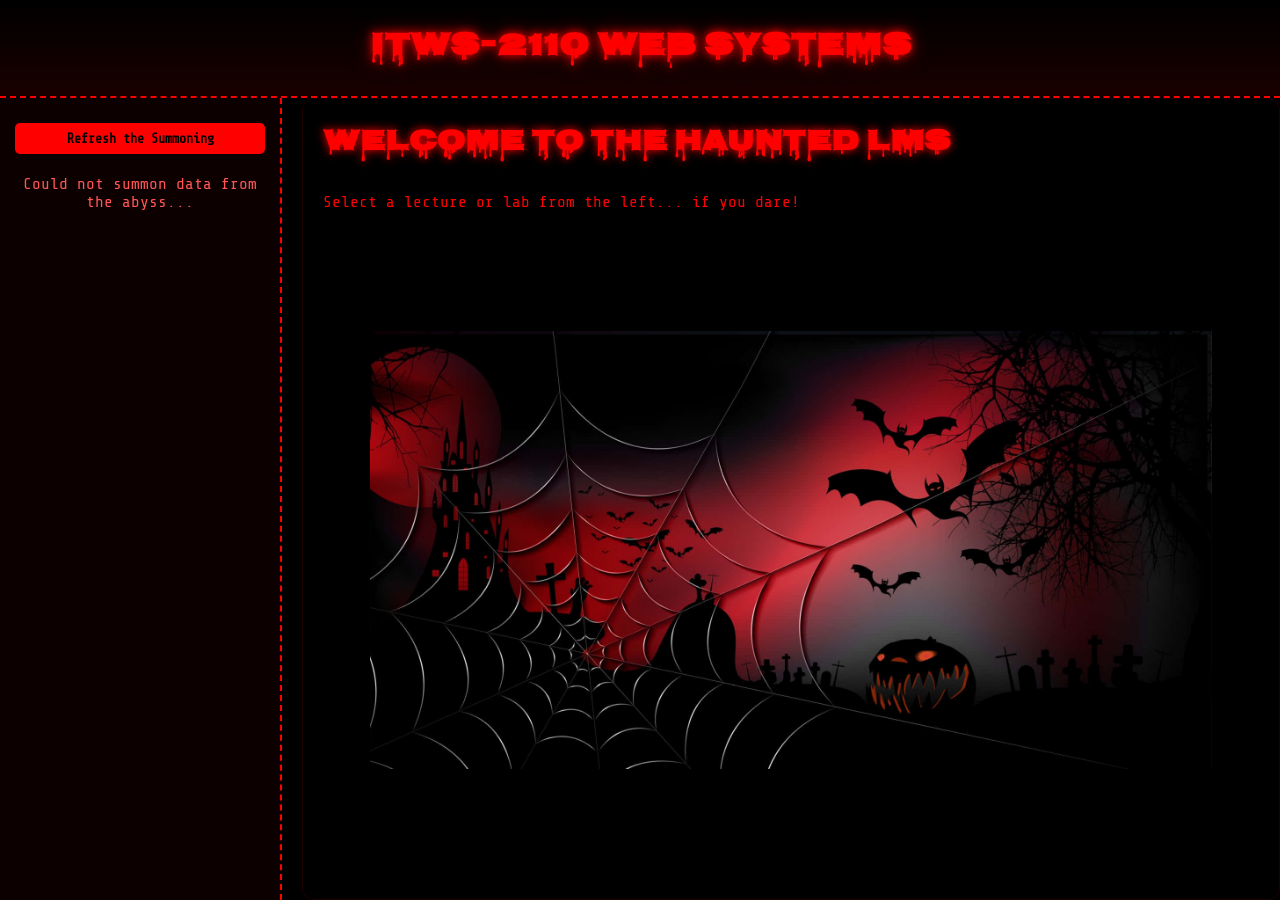
<file: labs/lab7/index.html>
<!DOCTYPE html>
<html lang="en">
<head>
    <meta charset="UTF-8" />
    <meta name="viewport" content="width=device-width, initial-scale=1.0" />
    <title>Spooky Web Sys LMS</title>
    <link rel="stylesheet" href="styles.css" />
</head>
<body>
    <header>
        <h1>ITWS-2110 Web Systems</h1>
    </header>

    <main>
        <aside id="sidebar">
            <button id="refresh-btn">Refresh the Summoning</button>
            <ul id="nav-list"></ul>
        </aside>

        <section id="content">
            <h2>Welcome to the Haunted LMS</h2>
            <p>Select a lecture or lab from the left... if you dare!</p>

            <img src="spooky.jpg" alt="spooky footer" class="spooky">
        </section>
    </main>

  <script src="script.js"></script>
</body>
</html>
</file>
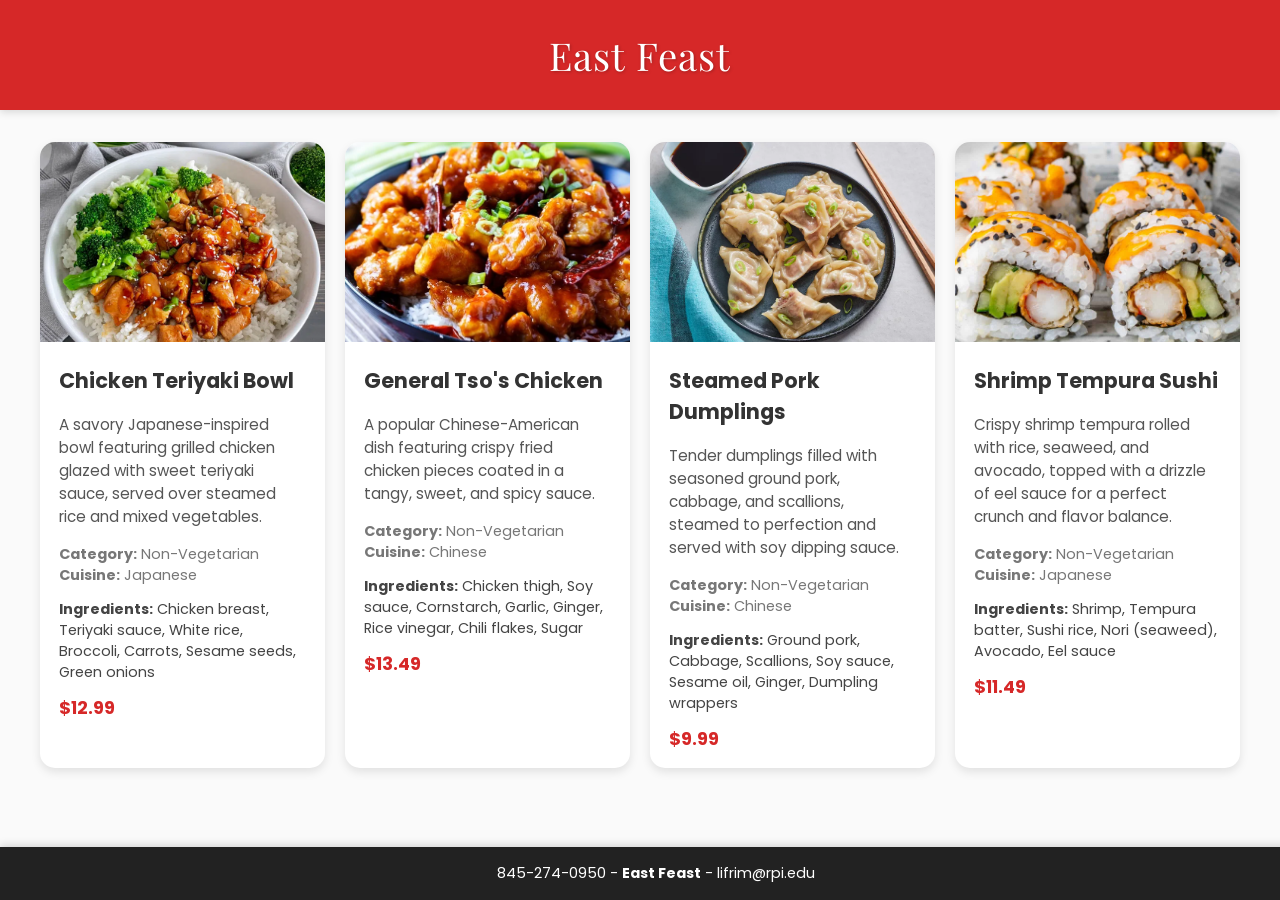
<file: quiz/quiz1-MatthewLifrieri-lifrim/my-restaurant/index.html>
<!DOCTYPE html>
<html lang="en">
<head>
    <meta charset="UTF-8">
    <meta name="viewport" content="width=device-width, initial-scale=1.0">
    <title>Restaurant Menu</title>
    <link href="https://fonts.googleapis.com/css2?family=Poppins:wght@400;500&family=Playfair+Display:wght@600&display=swap" rel="stylesheet">
    <link rel="stylesheet" href="resources/style.css">
</head>
<body>
    <!-- header -->
    <header>East Feast</header>

    <div class="menu-container" id="menu">
        <!-- menu item 1 -->
        <div class="card">
            <img id="img-1" src="data:," alt=" ">
            <div class="card-content">
                <h2 id="name-1">Item  1</h2>
                <p id="desc-1"></p>
                <div class="details">
                    <strong>Category:</strong> <span id="category-1"></span><br>
                    <strong>Cuisine:</strong> <span id="cuisine-1"></span>
                </div>
                <div class="ingredients">
                    <strong>Ingredients:</strong> <span id="ingredients-1"></span>
                </div>
                <div class="price" id="price-1"></div>
            </div>
        </div>

        <!-- menu item 2 -->
        <div class="card">
            <img id="img-2" src="data:," alt=" ">
            <div class="card-content">
                <h2 id="name-2">Item  2</h2>
                <p id="desc-2"></p>
                <div class="details">
                    <strong>Category:</strong> <span id="category-2"></span><br>
                    <strong>Cuisine:</strong> <span id="cuisine-2"></span>
                </div>
                <div class="ingredients">
                    <strong>Ingredients:</strong> <span id="ingredients-2"></span>
                </div>
                <div class="price" id="price-2"></div>
            </div>
        </div>

        <!-- menu item 3 -->
        <div class="card">
            <img id="img-3" src="data:," alt=" ">
            <div class="card-content">
                <h2 id="name-3">Item  3</h2>
                <p id="desc-3"></p>
                <div class="details">
                    <strong>Category:</strong> <span id="category-3"></span><br>
                    <strong>Cuisine:</strong> <span id="cuisine-3"></span>
                </div>
                <div class="ingredients">
                    <strong>Ingredients:</strong> <span id="ingredients-3"></span>
                </div>
                <div class="price" id="price-3"></div>
            </div>
        </div>

        <!-- menu item 4 -->
        <div class="card">
            <img id="img-4" src="data:," alt=" ">
            <div class="card-content">
                <h2 id="name-4">Item  4</h2>
                <p id="desc-4"></p>
                <div class="details">
                    <strong>Category:</strong> <span id="category-4"></span><br>
                    <strong>Cuisine:</strong> <span id="cuisine-4"></span>
                </div>
                <div class="ingredients">
                    <strong>Ingredients:</strong> <span id="ingredients-4"></span>
                </div>
                <div class="price" id="price-4"></div>
            </div>
        </div>
    </div>

    <!-- footer -->
    <footer>845-274-0950 - <strong>East Feast</strong> - lifrim@rpi.edu</footer>

    <script src="resources/menu.js"></script>
</body>
</html>
</file>
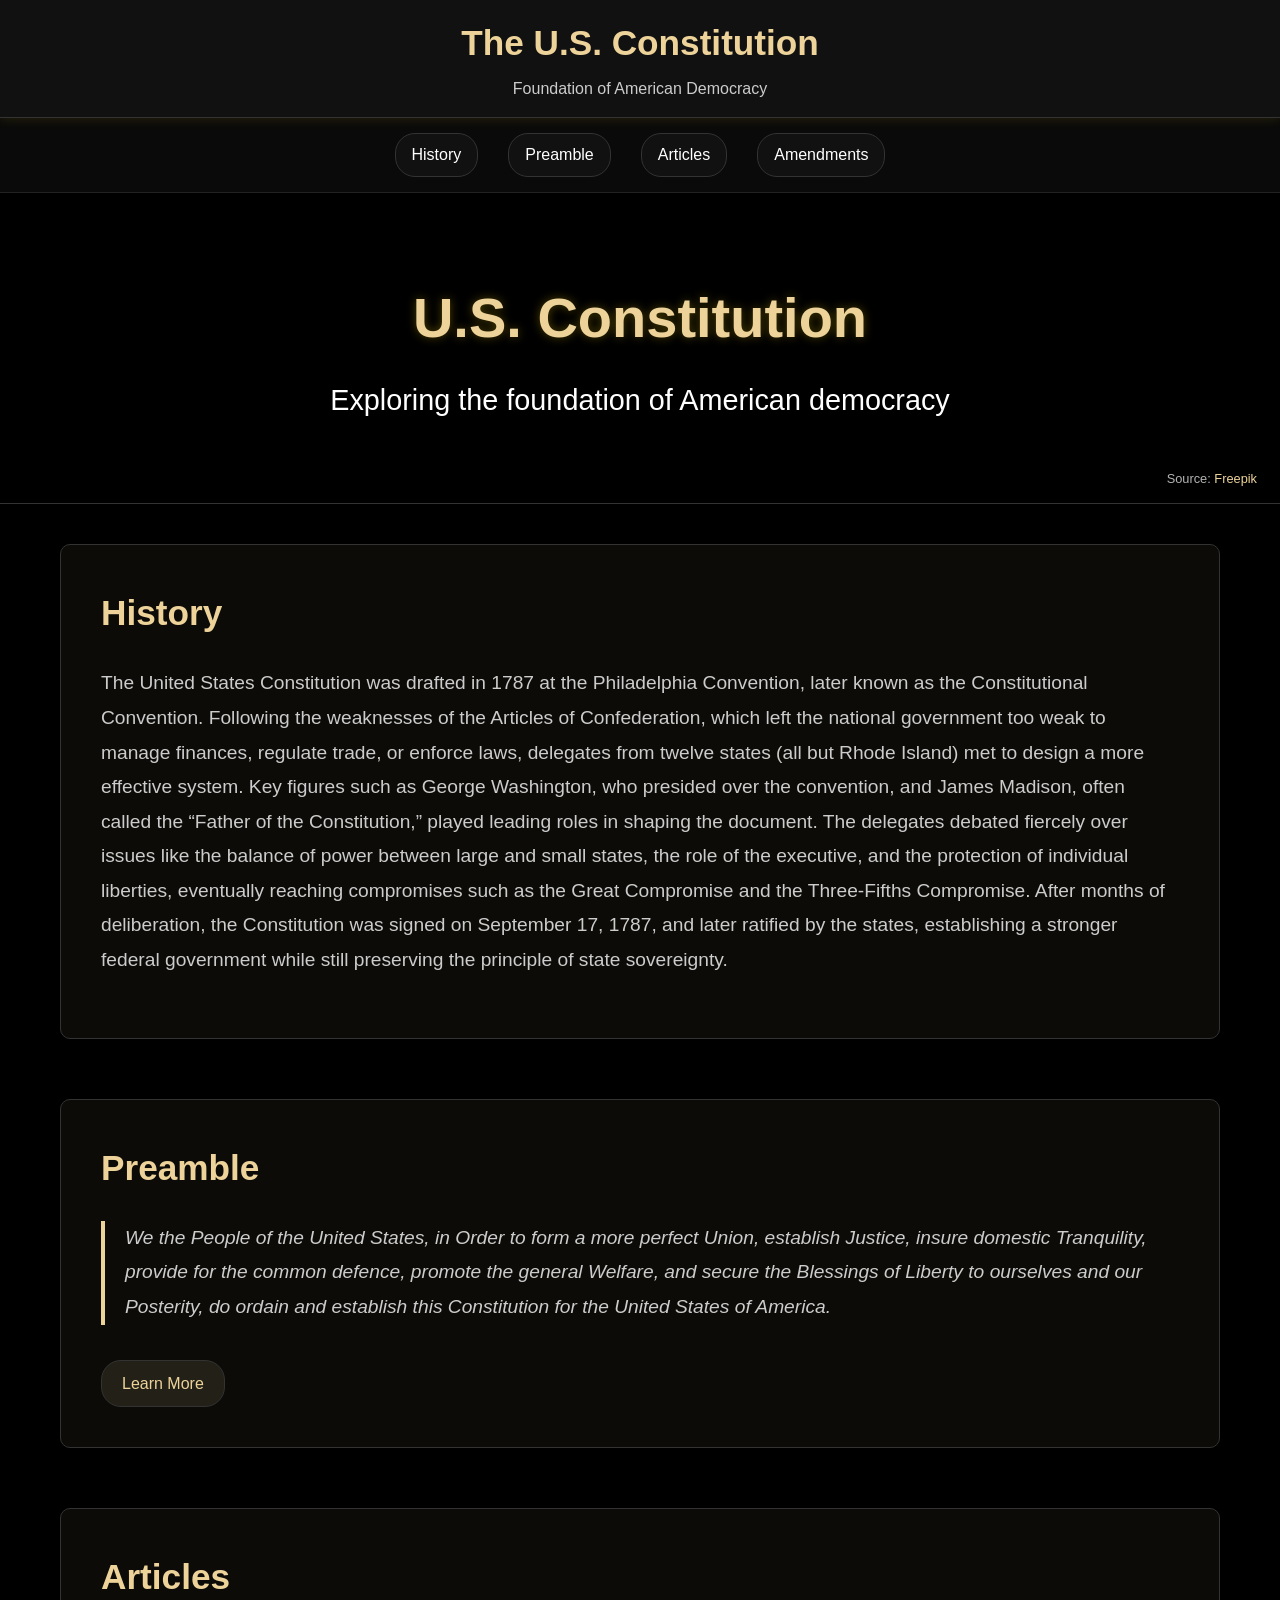
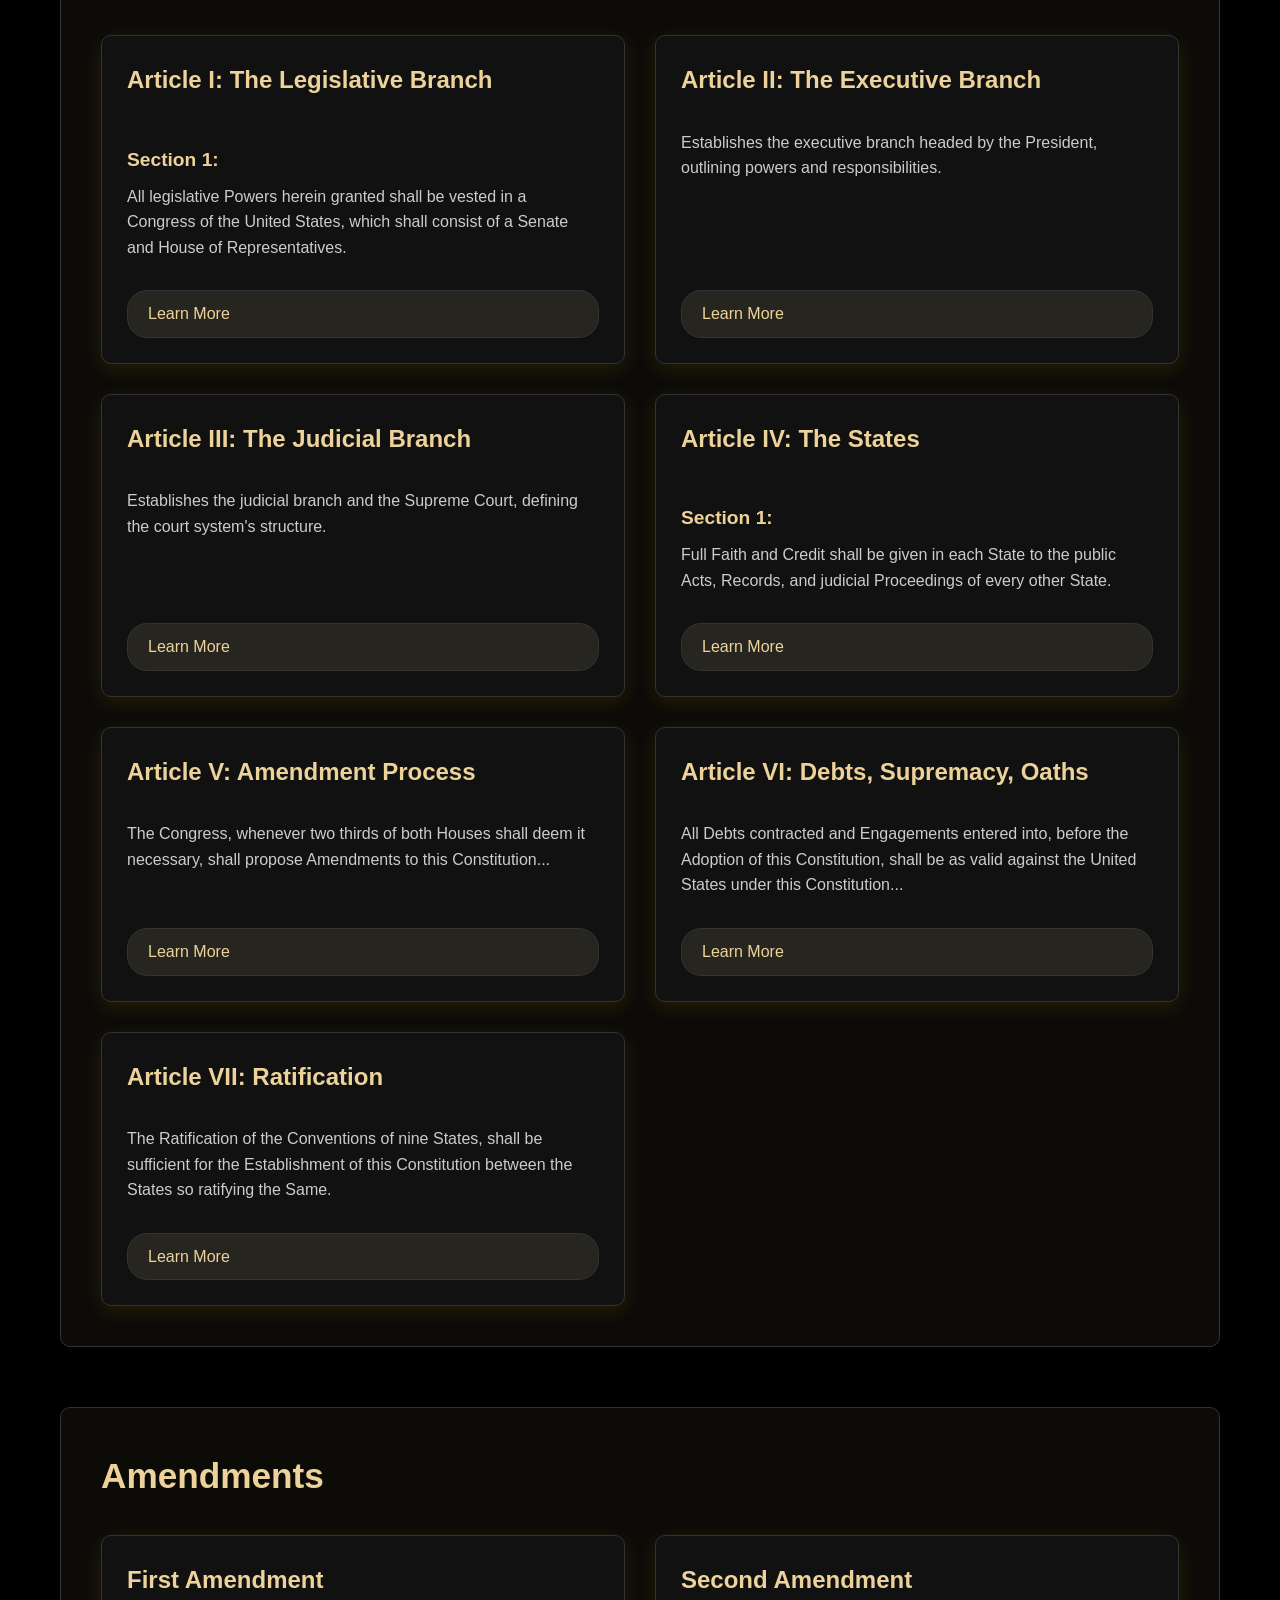
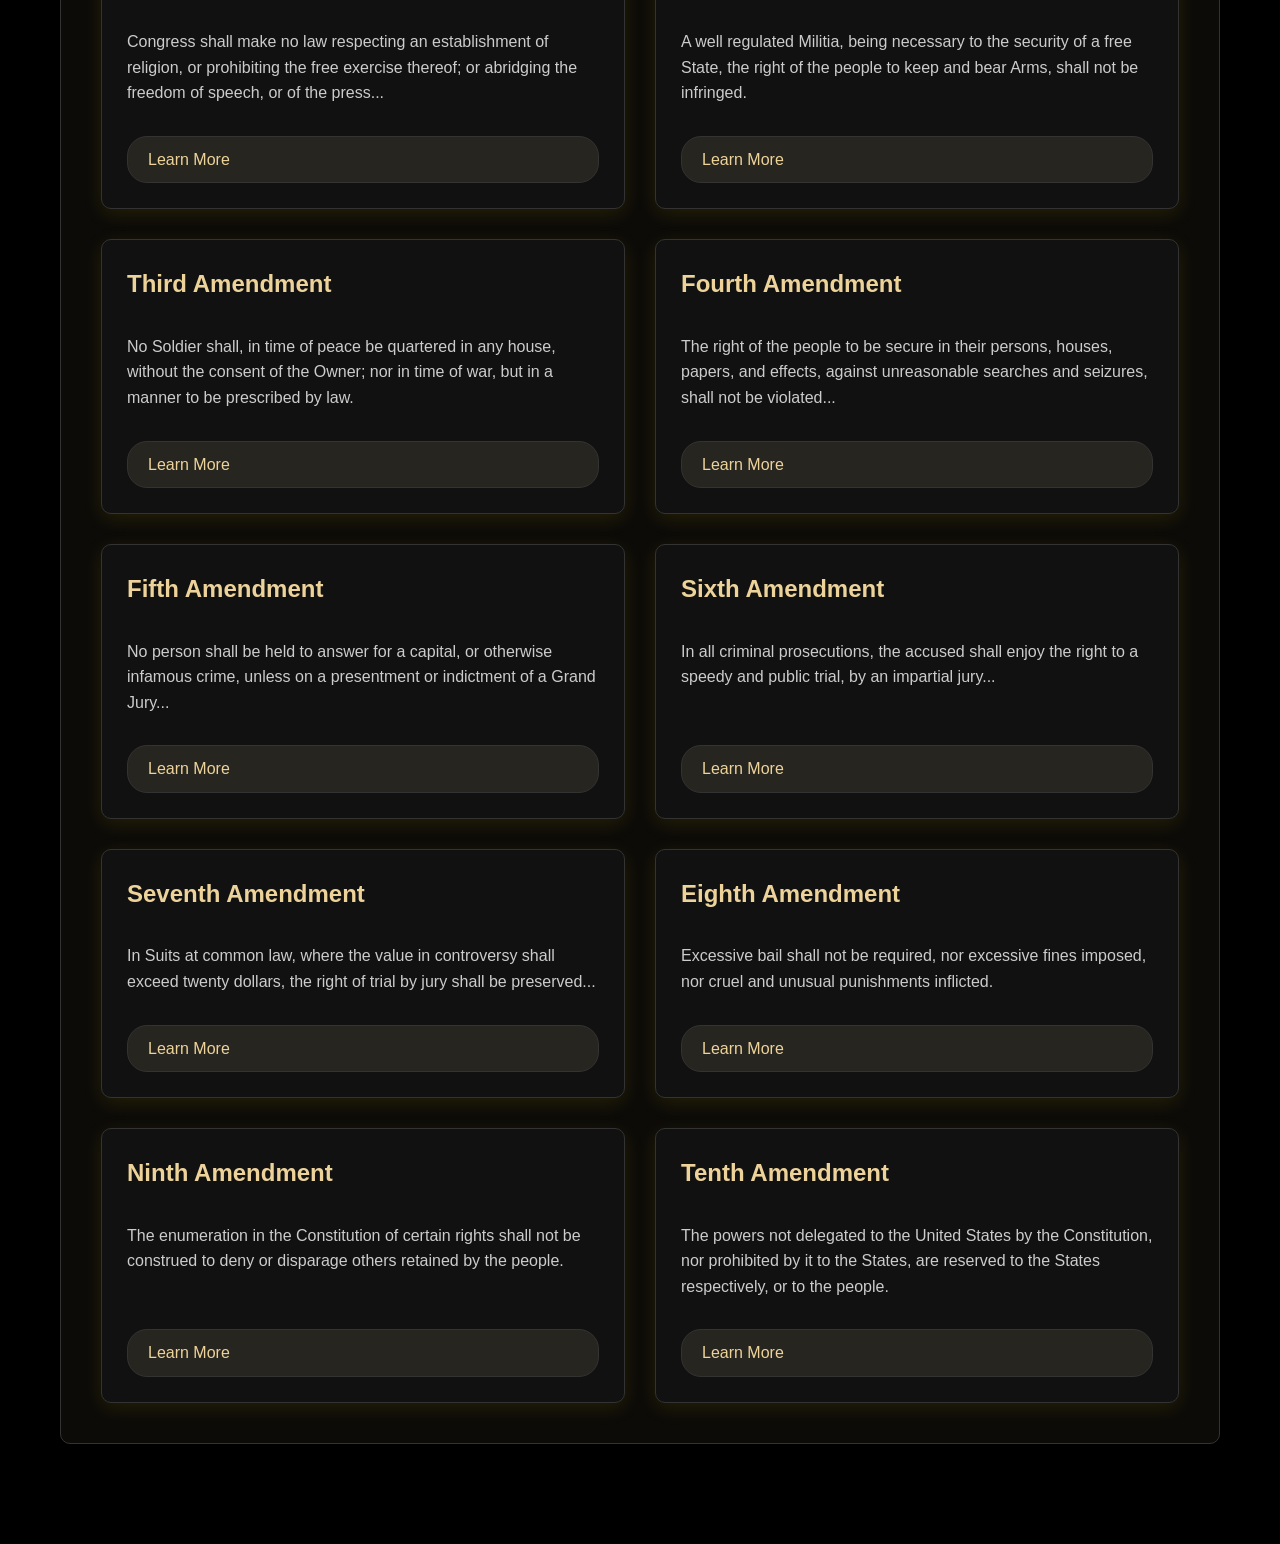
<file: labs/lab2/constitution.html>
<!DOCTYPE html>
<html lang="en">
<head>
    <meta charset="UTF-8">
    <meta name="viewport" content="width=device-width, initial-scale=1.0">
    <title>The Constitution</title>
    <link rel="stylesheet" href="./resources/constitution.css">
</head>
<body>
    <header>
        <div class="header-content">
            <h1 class="site-title">The U.S. Constitution</h1>
            <p class="site-subtitle">Foundation of American Democracy</p>
        </div>
    </header>

    <nav class="main-nav">
        <div class="nav-container">
            <a href="#history" class="nav-link">History</a>
            <a href="#preamble" class="nav-link">Preamble</a>
            <a href="#articles" class="nav-link">Articles</a>
            <a href="#amendments" class="nav-link">Amendments</a>
        </div>
    </nav>
    
    <section class="banner">
        <h1>U.S. Constitution</h1>
        <p>Exploring the foundation of American democracy</p>
        <div class="image-source">
            Source: <a href="https://img.freepik.com/premium-vector/us-flag-background-wide-banner-vector-illustration_226137-747.jpg" target="_blank">Freepik</a>
        </div>
    </section>
    
    <main class="content-container">
        <section id="history" class="content-section">
            <a href="articles/history.html" class="section-link">
                <h2>History</h2>
            </a>
            <div class="section-content">
                 <p>The United States Constitution was drafted in 1787 at the Philadelphia Convention, later known as the Constitutional Convention. Following the weaknesses of the Articles of Confederation, which left the national government too weak to manage finances, regulate trade, or enforce laws, delegates from twelve states (all but Rhode Island) met to design a more effective system. Key figures such as George Washington, who presided over the convention, and James Madison, often called the “Father of the Constitution,” played leading roles in shaping the document. The delegates debated fiercely over issues like the balance of power between large and small states, the role of the executive, and the protection of individual liberties, eventually reaching compromises such as the Great Compromise and the Three-Fifths Compromise. After months of deliberation, the Constitution was signed on September 17, 1787, and later ratified by the states, establishing a stronger federal government while still preserving the principle of state sovereignty.</p>
            </div>
        </section>

        <section id="preamble" class="content-section">
            <a href="articles/preamble.html" class="section-link">
                <h2>Preamble</h2>
            </a>
            <div class="section-content">
                <blockquote>
                    <p>We the People of the United States, in Order to form a more perfect Union, establish Justice, insure domestic Tranquility, provide for the common defence, promote the general Welfare, and secure the Blessings of Liberty to ourselves and our Posterity, do ordain and establish this Constitution for the United States of America.</p>
                </blockquote>
                <a href="articles/preamble.html" class="learn-more-btn">Learn More</a>
            </div>
        </section>

        <section id="articles" class="content-section">
            <h2>Articles</h2>
            
            <div class="document-grid">
                <article class="document-card">
                    <a href="articles/article1.html" class="card-link">
                        <h3>Article I: The Legislative Branch</h3>
                    </a>
                    <div class="card-content">
                        <h4>Section 1:</h4>
                        <p>All legislative Powers herein granted shall be vested in a Congress of the United States, which shall consist of a Senate and House of Representatives.</p>
                        <a href="articles/article1.html" class="learn-more-btn">Learn More</a>
                    </div>
                </article>

                <article class="document-card">
                    <a href="articles/article2.html" class="card-link">
                        <h3>Article II: The Executive Branch</h3>
                    </a>
                    <div class="card-content">
                        <p>Establishes the executive branch headed by the President, outlining powers and responsibilities.</p>
                        <a href="articles/article2.html" class="learn-more-btn">Learn More</a>
                    </div>
                </article>

                <article class="document-card">
                    <a href="articles/article3.html" class="card-link">
                        <h3>Article III: The Judicial Branch</h3>
                    </a>
                    <div class="card-content">
                        <p>Establishes the judicial branch and the Supreme Court, defining the court system's structure.</p>
                        <a href="articles/article3.html" class="learn-more-btn">Learn More</a>
                    </div>
                </article>

                <article class="document-card">
                    <a href="articles/article4.html" class="card-link">
                        <h3>Article IV: The States</h3>
                    </a>
                    <div class="card-content">
                        <h4>Section 1:</h4>
                        <p>Full Faith and Credit shall be given in each State to the public Acts, Records, and judicial Proceedings of every other State.</p>
                        <a href="articles/article4.html" class="learn-more-btn">Learn More</a>
                    </div>
                </article>

                <article class="document-card">
                    <a href="articles/article5.html" class="card-link">
                        <h3>Article V: Amendment Process</h3>
                    </a>
                    <div class="card-content">
                        <p>The Congress, whenever two thirds of both Houses shall deem it necessary, shall propose Amendments to this Constitution...</p>
                        <a href="articles/article5.html" class="learn-more-btn">Learn More</a>
                    </div>
                </article>

                <article class="document-card">
                    <a href="articles/article6.html" class="card-link">
                        <h3>Article VI: Debts, Supremacy, Oaths</h3>
                    </a>
                    <div class="card-content">
                        <p>All Debts contracted and Engagements entered into, before the Adoption of this Constitution, shall be as valid against the United States under this Constitution...</p>
                        <a href="articles/article6.html" class="learn-more-btn">Learn More</a>
                    </div>
                </article>

                <article class="document-card">
                    <a href="articles/article7.html" class="card-link">
                        <h3>Article VII: Ratification</h3>
                    </a>
                    <div class="card-content">
                        <p>The Ratification of the Conventions of nine States, shall be sufficient for the Establishment of this Constitution between the States so ratifying the Same.</p>
                        <a href="articles/article7.html" class="learn-more-btn">Learn More</a>
                    </div>
                </article>
            </div>
        </section>

        <section id="amendments" class="content-section">
            <h2>Amendments</h2>
            
            <div class="document-grid">
                <article class="document-card">
                    <a href="amendments/amendment1.html" class="card-link">
                        <h3>First Amendment</h3>
                    </a>
                    <div class="card-content">
                        <p>Congress shall make no law respecting an establishment of religion, or prohibiting the free exercise thereof; or abridging the freedom of speech, or of the press...</p>
                        <a href="amendments/amendment1.html" class="learn-more-btn">Learn More</a>
                    </div>
                </article>

                <article class="document-card">
                    <a href="amendments/amendment2.html" class="card-link">
                        <h3>Second Amendment</h3>
                    </a>
                    <div class="card-content">
                        <p>A well regulated Militia, being necessary to the security of a free State, the right of the people to keep and bear Arms, shall not be infringed.</p>
                        <a href="amendments/amendment2.html" class="learn-more-btn">Learn More</a>
                    </div>
                </article>

                <article class="document-card">
                    <a href="amendments/amendment3.html" class="card-link">
                        <h3>Third Amendment</h3>
                    </a>
                    <div class="card-content">
                        <p>No Soldier shall, in time of peace be quartered in any house, without the consent of the Owner; nor in time of war, but in a manner to be prescribed by law.</p>
                        <a href="amendments/amendment3.html" class="learn-more-btn">Learn More</a>
                    </div>
                </article>

                <article class="document-card">
                    <a href="amendments/amendment4.html" class="card-link">
                        <h3>Fourth Amendment</h3>
                    </a>
                    <div class="card-content">
                        <p>The right of the people to be secure in their persons, houses, papers, and effects, against unreasonable searches and seizures, shall not be violated...</p>
                        <a href="amendments/amendment4.html" class="learn-more-btn">Learn More</a>
                    </div>
                </article>

                <article class="document-card">
                    <a href="amendments/amendment5.html" class="card-link">
                        <h3>Fifth Amendment</h3>
                    </a>
                    <div class="card-content">
                        <p>No person shall be held to answer for a capital, or otherwise infamous crime, unless on a presentment or indictment of a Grand Jury...</p>
                        <a href="amendments/amendment5.html" class="learn-more-btn">Learn More</a>
                    </div>
                </article>

                <article class="document-card">
                    <a href="amendments/amendment6.html" class="card-link">
                        <h3>Sixth Amendment</h3>
                    </a>
                    <div class="card-content">
                        <p>In all criminal prosecutions, the accused shall enjoy the right to a speedy and public trial, by an impartial jury...</p>
                        <a href="amendments/amendment6.html" class="learn-more-btn">Learn More</a>
                    </div>
                </article>

                <article class="document-card">
                    <a href="amendments/amendment7.html" class="card-link">
                        <h3>Seventh Amendment</h3>
                    </a>
                    <div class="card-content">
                        <p>In Suits at common law, where the value in controversy shall exceed twenty dollars, the right of trial by jury shall be preserved...</p>
                        <a href="amendments/amendment7.html" class="learn-more-btn">Learn More</a>
                    </div>
                </article>

                <article class="document-card">
                    <a href="amendments/amendment8.html" class="card-link">
                        <h3>Eighth Amendment</h3>
                    </a>
                    <div class="card-content">
                        <p>Excessive bail shall not be required, nor excessive fines imposed, nor cruel and unusual punishments inflicted.</p>
                        <a href="amendments/amendment8.html" class="learn-more-btn">Learn More</a>
                    </div>
                </article>

                <article class="document-card">
                    <a href="amendments/amendment9.html" class="card-link">
                        <h3>Ninth Amendment</h3>
                    </a>
                    <div class="card-content">
                        <p>The enumeration in the Constitution of certain rights shall not be construed to deny or disparage others retained by the people.</p>
                        <a href="amendments/amendment9.html" class="learn-more-btn">Learn More</a>
                    </div>
                </article>

                <article class="document-card">
                    <a href="amendments/amendment10.html" class="card-link">
                        <h3>Tenth Amendment</h3>
                    </a>
                    <div class="card-content">
                        <p>The powers not delegated to the United States by the Constitution, nor prohibited by it to the States, are reserved to the States respectively, or to the people.</p>
                        <a href="amendments/amendment10.html" class="learn-more-btn">Learn More</a>
                    </div>
                </article>
            </div>
        </section>
    </main>
</body>
</html>
</file>
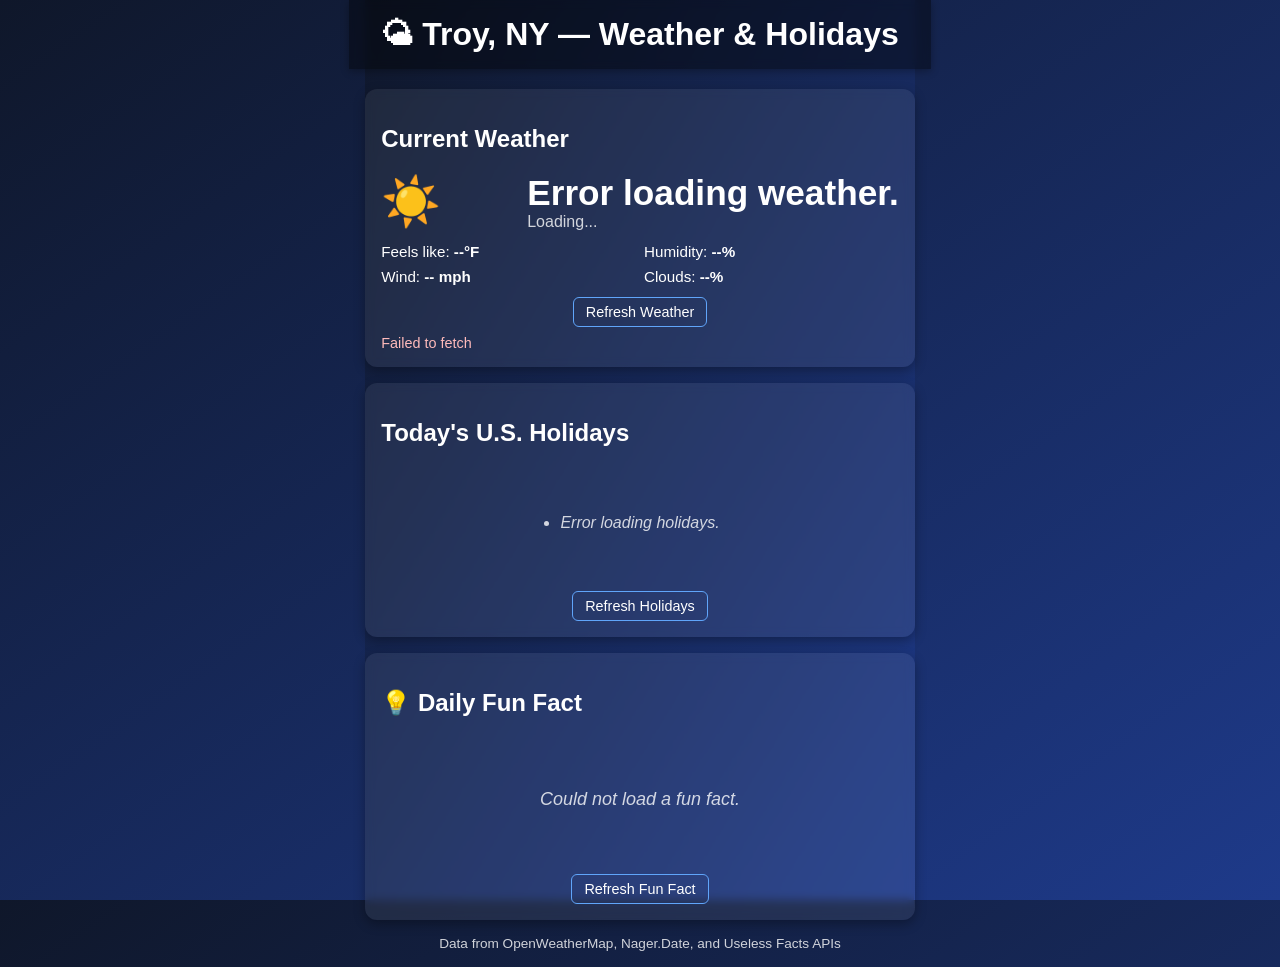
<file: labs/lab4/weather.html>
<!DOCTYPE html>
<html lang="en">
<head>
<meta charset="UTF-8">
<meta name="viewport" content="width=device-width, initial-scale=1.0">
<title>Troy, NY Weather & Holidays</title>
<style>
  :root {
    --bg1: #0f172a;
    --bg2: #1e3a8a;
    --card: rgba(255, 255, 255, 0.07);
    --accent: #60a5fa;
    --muted: rgba(255,255,255,0.8);
    --white: #fff;
    font-family: "Segoe UI", Roboto, Helvetica, Arial, sans-serif;
  }

  html, body {
    height: 100%;
    margin: 0;
    background: linear-gradient(to bottom right, var(--bg1), var(--bg2));
    color: var(--white);
    display: flex;
    flex-direction: column;
    align-items: center;
    min-height: 100vh;
  }

  header {
    width: 100%;
    padding: 1rem;
    background: rgba(0,0,0,0.4);
    text-align: center;
    backdrop-filter: blur(5px);
    box-shadow: 0 2px 8px rgba(0,0,0,0.3);
    margin-bottom: 20px;
  }

  header h1 {
    margin: 0;
    font-size: 2rem;
    color: var(--white);
  }

  main {
    display: flex;
    flex-direction: column;
    gap: 16px;
    width: 100%;
    max-width: 600px;
    padding: 0 16px;
    flex: 1;
  }

  section {
    display: flex;
    flex-direction: column;
  }

  .card {
    background: var(--card);
    border-radius: 12px;
    padding: 16px;
    backdrop-filter: blur(5px);
    box-shadow: 0 4px 12px rgba(0,0,0,0.3);
    transition: transform 0.25s ease, filter 0.25s ease;
  }

  .card:hover {
    transform: scale(1.03);
    filter: brightness(1.1);
  }

  .weather { display: flex; align-items: center; justify-content: space-between; }
  .weather-icon { font-size: 3rem; margin-right: 12px; }
  .temp { font-size: 2.2em; font-weight: bold; }
  .desc { text-transform: capitalize; color: var(--muted); }

  .meta {
    margin-top: 12px;
    display: grid;
    grid-template-columns: repeat(2, 1fr);
    gap: 8px;
    font-size: 0.95em;
  }

  .holiday, .fact {
    text-align: center;
    font-style: italic;
    color: var(--muted);
    height: 5em;
    display: flex;
    align-items: center;
    justify-content: center;
    padding: 0 8px;
    overflow: hidden;
  }

  .buttons {
    margin-top: 12px;
    display: flex;
    justify-content: center;
    gap: 8px;
  }

  button {
    background: transparent;
    border: 1px solid var(--accent);
    color: var(--white);
    border-radius: 6px;
    padding: 6px 12px;
    cursor: pointer;
    font-size: 0.9em;
    transition: 0.2s;
  }

  button:hover {
    background: var(--accent);
  }

  footer {
    margin-top: 16px;
    font-size: 0.85em;
    color: var(--muted);
    text-align: center;
    padding-bottom: 16px;
  }

  .error {
    color: #ffbbbb;
    margin-top: 8px;
    font-size: 0.9em;
  }
</style>
</head>
<body>

<header>
  <h1>🌤 Troy, NY — Weather & Holidays</h1>
</header>

<main>
  <!-- WEATHER -->
  <section class="card" id="weatherCard">
    <h2>Current Weather</h2>
    <div class="weather">
      <div class="weather-icon" id="weather-icon">☀️</div>
      <div>
        <div class="temp" id="temp">--°F</div>
        <div class="desc" id="desc">Loading...</div>
      </div>
    </div>
    <div class="meta">
      <span>Feels like: <b id="feels">--°F</b></span>
      <span>Humidity: <b id="humidity">--%</b></span>
      <span>Wind: <b id="wind">-- mph</b></span>
      <span>Clouds: <b id="clouds">--%</b></span>
    </div>
    <div class="buttons">
      <button id="refreshWeather">Refresh Weather</button>
    </div>
    <div id="weatherError" class="error" style="display:none;"></div>
  </section>

  <!-- HOLIDAYS -->
  <section class="card">
    <h2>Today's U.S. Holidays</h2>
    <ul id="holiday-list" class="holiday"></ul>
    <div class="buttons">
      <button id="refreshHoliday">Refresh Holidays</button>
    </div>
  </section>

  <!-- FUN FACT -->
  <section class="card">
    <h2>💡 Daily Fun Fact</h2>
    <p id="fact-text" class="fact">Loading fact...</p>
    <div class="buttons">
      <button id="refreshFact">Refresh Fun Fact</button>
    </div>
  </section>
</main>

<footer>
  Data from OpenWeatherMap, Nager.Date, and Useless Facts APIs
</footer>

<script>
const lat = 42.7284;
const lon = -73.6918;
const weatherApiKey = "4bb9ed31d2c2545dcc76ccb949d0ec42";

// Fit text to box
function fitTextToBox(el, maxFontSize = 18, minFontSize = 10) {
  let fontSize = maxFontSize;
  el.style.fontSize = fontSize + "px";
  while (el.scrollHeight > el.clientHeight && fontSize > minFontSize) {
    fontSize -= 1;
    el.style.fontSize = fontSize + "px";
  }
}

// Weather fetch
async function fetchWeather() {
  const weatherErrorEl = document.getElementById("weatherError");
  weatherErrorEl.style.display = "none";

  try {
    const res = await fetch(`https://api.openweathermap.org/data/2.5/weather?lat=${lat}&lon=${lon}&appid=${weatherApiKey}&units=imperial`);
    if (!res.ok) throw new Error(`Weather API ${res.status}`);
    const data = await res.json();

    document.getElementById("temp").textContent = Math.round(data.main.temp) + "°F";
    document.getElementById("desc").textContent = data.weather[0].description;
    document.getElementById("feels").textContent = Math.round(data.main.feels_like) + "°F";
    document.getElementById("humidity").textContent = data.main.humidity + "%";
    document.getElementById("wind").textContent = Math.round(data.wind.speed) + " mph";
    document.getElementById("clouds").textContent = data.clouds.all + "%";

    const desc = data.weather[0].description.toLowerCase();
    const iconEl = document.getElementById("weather-icon");
    if (desc.includes("cloud")) iconEl.textContent = "☁️";
    else if (desc.includes("rain")) iconEl.textContent = "🌧️";
    else if (desc.includes("snow")) iconEl.textContent = "❄️";
    else if (desc.includes("storm")) iconEl.textContent = "🌩️";
    else if (desc.includes("mist") || desc.includes("fog")) iconEl.textContent = "🌫️";
    else iconEl.textContent = "☀️";
  } catch (err) {
    document.getElementById("temp").textContent = "Error loading weather.";
    weatherErrorEl.textContent = err.message;
    weatherErrorEl.style.display = "block";
  }
}

// Holidays fetch
async function fetchHolidays() {
  try {
    const today = new Date();
    const year = today.getFullYear();
    const dateStr = today.toISOString().split("T")[0];

    const res = await fetch(`https://date.nager.at/api/v3/PublicHolidays/${year}/US`);
    if (!res.ok) throw new Error(`Holiday API ${res.status}`);
    const holidays = await res.json();

    const todayHolidays = holidays.filter(h => h.date === dateStr);
    const list = document.getElementById("holiday-list");
    list.innerHTML = "";

    if (todayHolidays.length === 0) {
      list.innerHTML = "<li>No holidays today.</li>";
    } else {
      todayHolidays.forEach(h => {
        const li = document.createElement("li");
        li.textContent = h.localName;
        list.appendChild(li);
      });
    }
  } catch {
    document.getElementById("holiday-list").innerHTML = "<li>Error loading holidays.</li>";
  }
}

// Fun fact fetch with text fit
async function fetchFact() {
  const factEl = document.getElementById("fact-text");
  try {
    const res = await fetch("https://uselessfacts.jsph.pl/api/v2/facts/random?language=en");
    if (!res.ok) throw new Error("Fact fetch failed");
    const data = await res.json();
    factEl.textContent = data.text;
    fitTextToBox(factEl, 18, 10);
  } catch {
    factEl.textContent = "Could not load a fun fact.";
    fitTextToBox(factEl, 18, 10);
  }
}

// Event listeners for refresh buttons
document.getElementById("refreshWeather").addEventListener("click", fetchWeather);
document.getElementById("refreshHoliday").addEventListener("click", fetchHolidays);
document.getElementById("refreshFact").addEventListener("click", fetchFact);

// Initial load
fetchWeather();
fetchHolidays();
fetchFact();
</script>

</body>
</html>
</file>
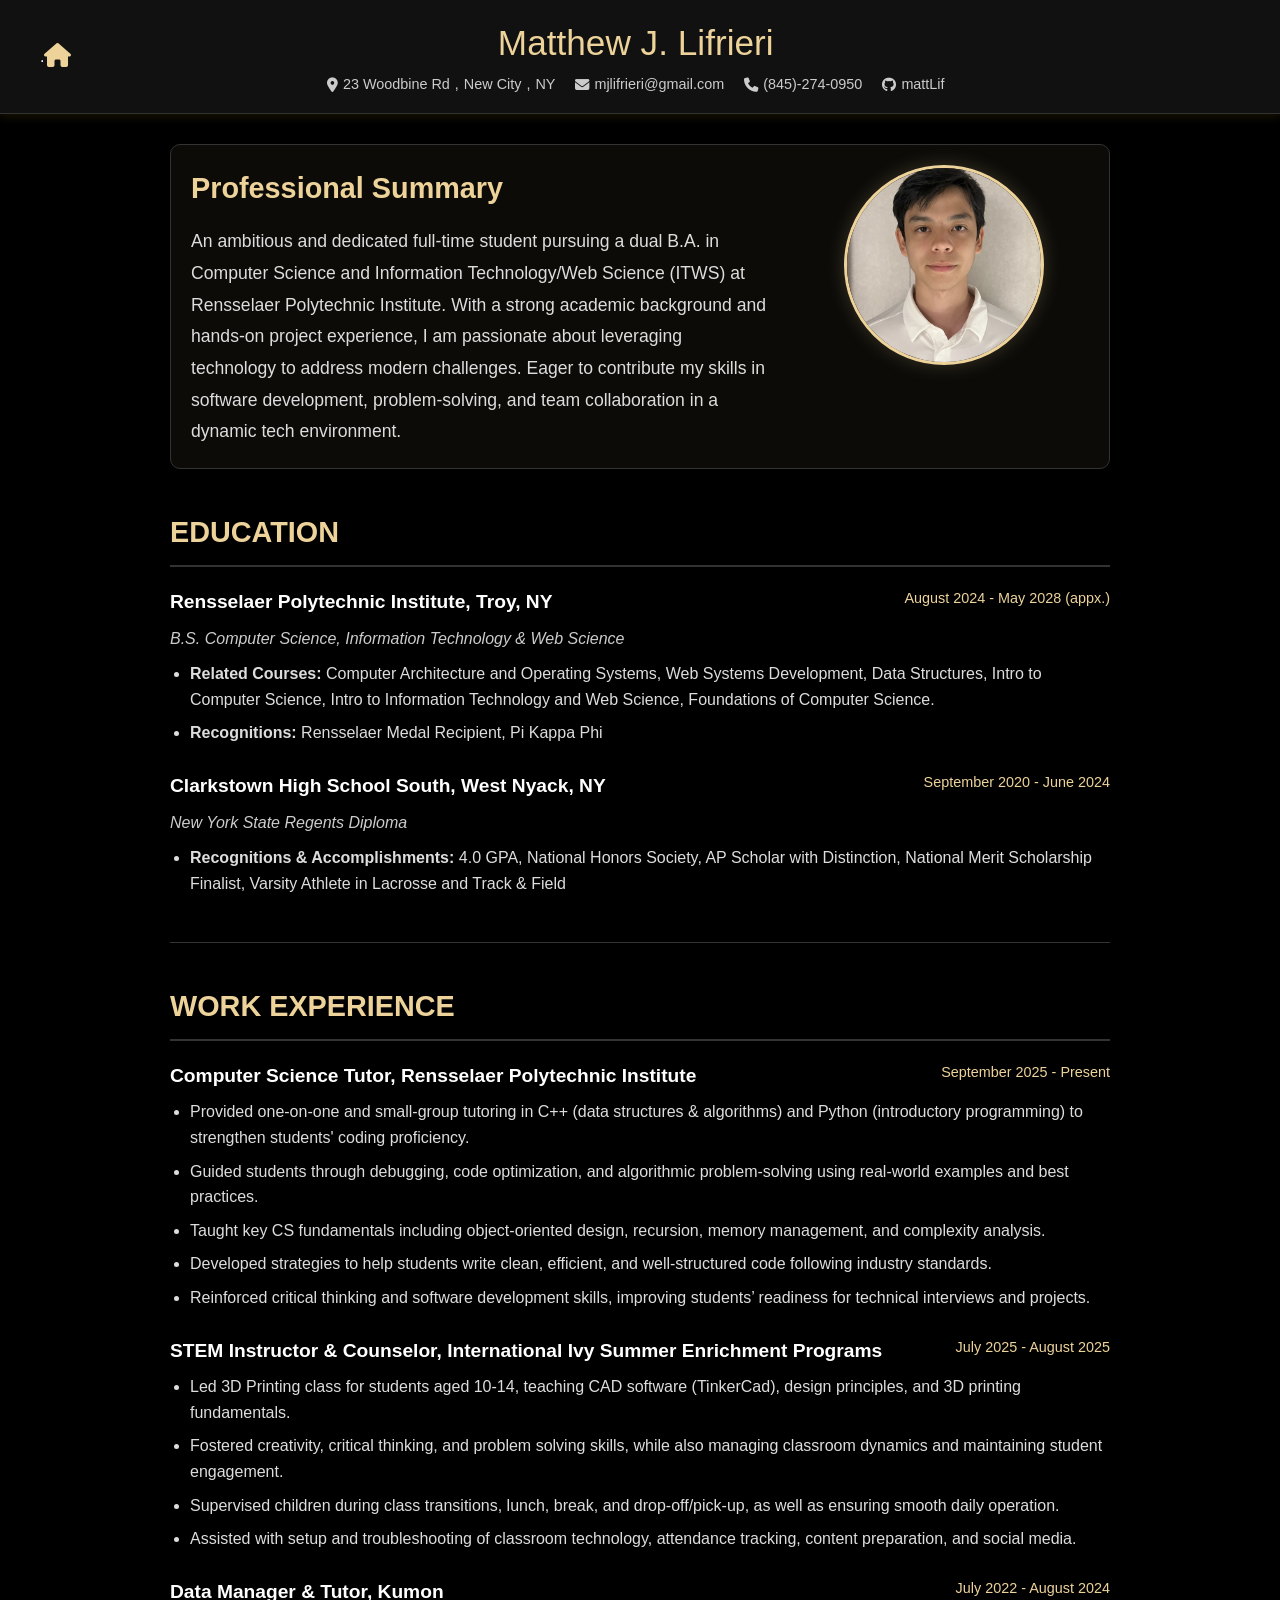
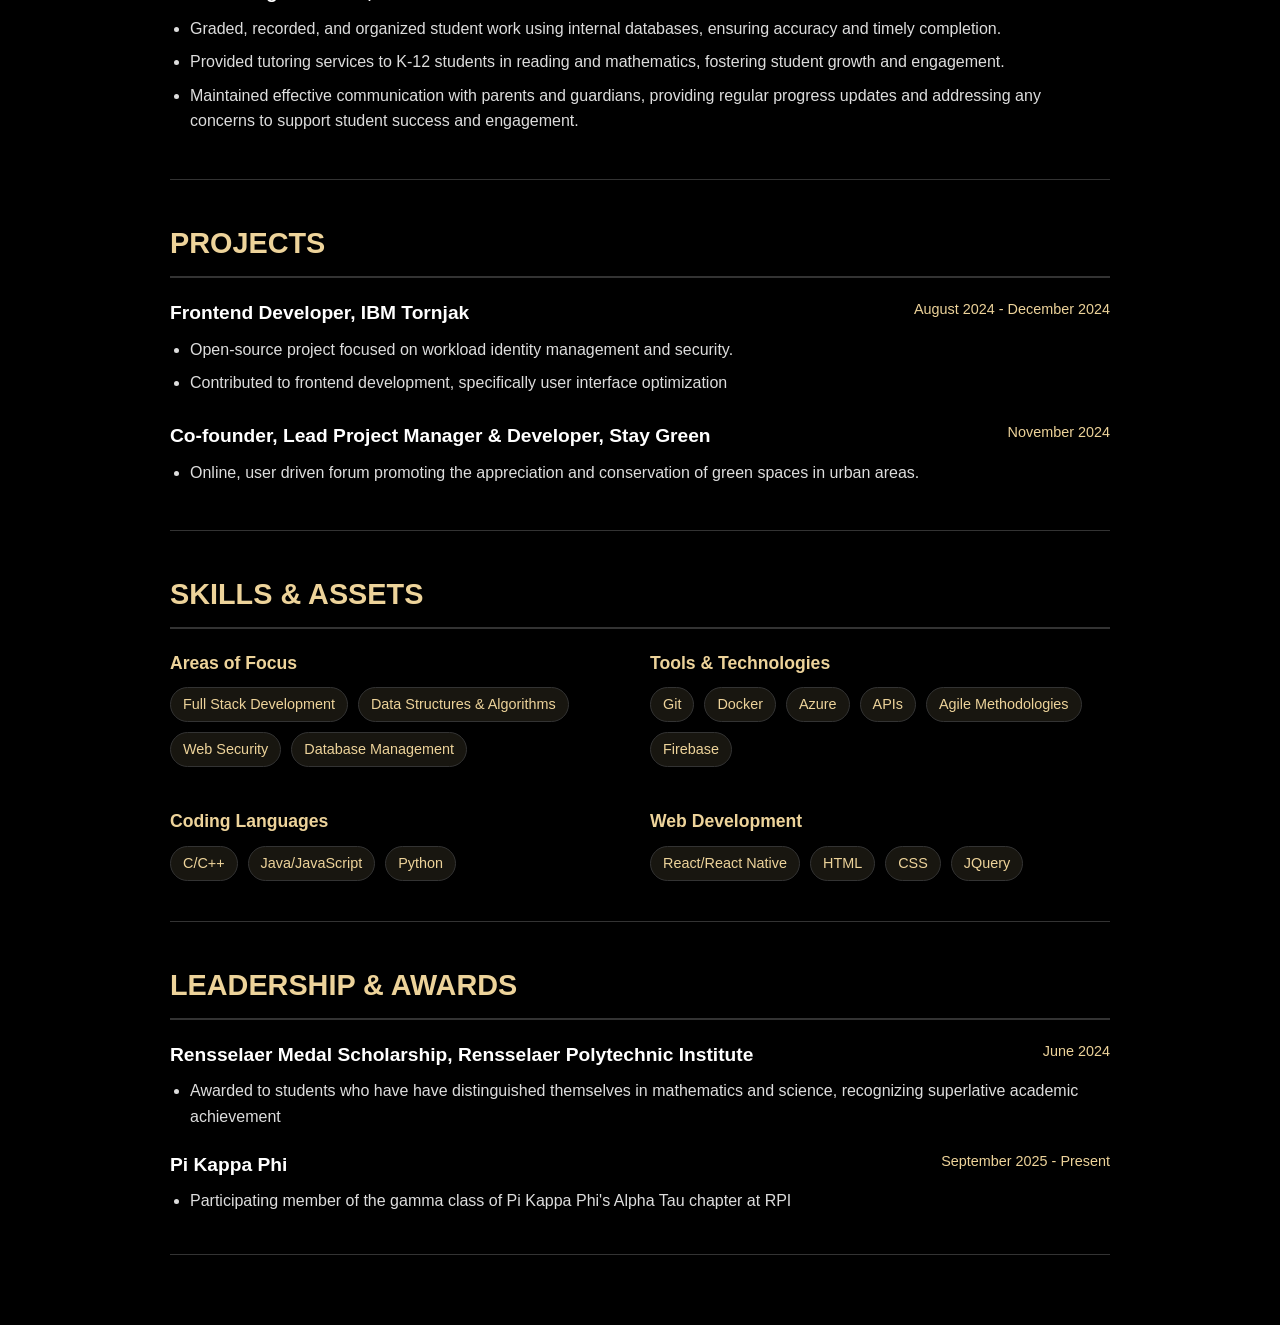
<file: labs/lab1/resume/lifrim.html>
<!DOCTYPE html>
<html lang="en">

<head>
    <meta charset="UTF-8">
    <meta name="viewport" content="width=device-width, initial-scale=1.0">
    <title>Matthew Lifrieri - Resume</title>
    <link rel="stylesheet" href="https://cdnjs.cloudflare.com/ajax/libs/font-awesome/6.4.0/css/all.min.css">
    <link rel="stylesheet" href="../style.css" type="text/css">
</head>

<body>

    <!-- header including contact information with appropriate links -->
    <header id="resume-header">.
        <a href="../index.html" class="home-icon">
            <i class="fas fa-home"></i>
        </a>
        <div class="header-content h-card vcard">
            <span class="p-name name">Matthew J. Lifrieri</span>
            <div class="contact-info">
                <div class="contact-item adr">
                    <i class="fas fa-map-marker-alt"></i>
                    <span class="p-street-address">23 Woodbine Rd</span>,
                    <span class="p-locality">New City</span>,
                    <span class="p-region">NY</span>
                </div>
                <div class="contact-item">
                    <i class="fas fa-envelope"></i>
                    <h3>
                        <a class="u-email" href="mailto:mjlifrieri@gmail.com" style="text-decoration: none; color: inherit; font-size: 0.9rem; color: #ccc; font-weight: normal;">mjlifrieri@gmail.com</a>
                    </h3>
                </div>
                <div class="contact-item tel">
                    <i class="fas fa-phone"></i>
                    <span>(845)-274-0950</span>
                </div>
                <div class="contact-item url">
                    <i class="fab fa-github"></i>
                    <a href="https://github.com/mattlif" target="_blank" rel="noopener noreferrer" style="text-decoration: none; color: #ccc;">mattLif</a>
                </div>
            </div>
        </div>
        <div style="width: 40px;"></div> 
    </header>

    <!-- larger container for resume content -->
    <div class="resume-container">

        <!-- section for professional summary -->
        <section class="mission-section">
            <div class="mission-statement">
                <h2>Professional Summary</h2>
                <p>An ambitious and dedicated full-time student pursuing a dual B.A. in Computer Science and Information Technology/Web Science (ITWS) at Rensselaer Polytechnic Institute. With a strong academic background and hands-on project experience, I am passionate about leveraging technology to address modern challenges. Eager to contribute my skills in software development, problem-solving, and team collaboration in a dynamic tech environment.</p>
            </div>
            <div class="headshot">
                <img src="../headshots/matt_headshot.jpg" alt="Matthew Lifrieri Headshot">
            </div>
        </section>

        <!-- section for education -->
        <section class="section">
            <h2 class="section-title">EDUCATION</h2>

            <div class="education-item">
                <div class="item-header">
                    <h3 class="item-title">
                        <a href="https://rpi.edu" target="_blank" style="text-decoration: none; color: inherit;">Rensselaer Polytechnic Institute, Troy, NY </a>
                    </h3>
                    <div class="item-date">August 2024 - May 2028 (appx.)</div>
                </div>
                <div class="item-subtitle">B.S. Computer Science, Information Technology & Web Science</div>
                <ul class="item-details">
                    <li><strong>Related Courses:</strong> Computer Architecture and Operating Systems, Web Systems Development, Data Structures, Intro to Computer Science, Intro to Information Technology and Web Science, Foundations of Computer Science.</li>
                </ul>
                <ul class="item-details">
                    <li><strong>Recognitions:</strong> Rensselaer Medal Recipient, Pi Kappa Phi</li>
                </ul>
            </div> 

            <div class="education-item">
                <div class="item-header">
                    <h3 class="item-title">
                        <a href="https://south.ccsd.edu/" target="_blank" style="text-decoration: none; color: inherit;">Clarkstown High School South, West Nyack, NY</a>
                    </h3>
                    <div class="item-date">September 2020 - June 2024</div>
                </div>
                <div class="item-subtitle">New York State Regents Diploma</div>
                <ul class="item-details">
                    <li><strong>Recognitions & Accomplishments: </strong>4.0 GPA, National Honors Society, AP Scholar with Distinction, National Merit Scholarship Finalist, Varsity Athlete in Lacrosse and Track & Field</li>
                </ul>
            </div>
        </section>

        <!-- section for work experience -->
        <section class="section">
            <h2 class="section-title">WORK EXPERIENCE</h2>

            <div class="employment-item">
                <div class="item-header">
                    <h3 class="item-title">Computer Science Tutor, Rensselaer Polytechnic Institute</h3>
                    <div class="item-date">September 2025 - Present</div>
                </div>
                <ul class="item-details">
                    <li>Provided one-on-one and small-group tutoring in C++ (data structures & algorithms) and Python (introductory programming) to strengthen students' coding proficiency.</li>
                    <li>Guided students through debugging, code optimization, and algorithmic problem-solving using real-world examples and best practices.</li>
                    <li>Taught key CS fundamentals including object-oriented design, recursion, memory management, and complexity analysis.</li>
                    <li>Developed strategies to help students write clean, efficient, and well-structured code following industry standards.</li>
                    <li>Reinforced critical thinking and software development skills, improving students’ readiness for technical interviews and projects.</li>
                </ul>
            </div>

            <div class="employment-item">
                <div class="item-header">
                    <h3 class="item-title">STEM Instructor & Counselor, International Ivy Summer Enrichment Programs</h3>
                    <div class="item-date">July 2025 - August 2025</div>
                </div>
                <ul class="item-details">
                    <li>Led 3D Printing class for students aged 10-14, teaching CAD software (TinkerCad), design principles, and 3D printing fundamentals.</li>
                    <li>Fostered creativity, critical thinking, and problem solving skills, while also managing classroom dynamics and maintaining student engagement.</li>
                    <li>Supervised children during class transitions, lunch, break, and drop-off/pick-up, as well as ensuring smooth daily operation.</li>
                    <li>Assisted with setup and troubleshooting of classroom technology, attendance tracking, content preparation, and social media.</li>
                </ul>
            </div>

            <div class="employment-item">
                <div class="item-header">
                    <h3 class="item-title">Data Manager & Tutor, Kumon</h3>
                    <div class="item-date">July 2022 - August 2024</div>
                </div>
                <ul class="item-details">
                    <li>Graded, recorded, and organized student work using internal databases, ensuring accuracy and timely completion.</li>
                    <li>Provided tutoring services to K-12 students in reading and mathematics, fostering student growth and engagement.</li>
                    <li>Maintained effective communication with parents and guardians, providing regular progress updates and addressing any concerns to support student success and engagement.</li>
                </ul>
            </div>
        </section>

        <!-- section for projects -->
        <section class="section">
            <h2 class="section-title">PROJECTS</h2>

            <div class="project-item">
                <div class="item-header">
                    <h3 class="item-title">Frontend Developer, IBM Tornjak</h3>
                    <div class="item-date">August 2024 - December 2024</div>
                </div>
                <ul class="item-details">
                    <li>Open-source project focused on workload identity management and security.</li>
                    <li>Contributed to frontend development, specifically user interface optimization</li>
                </ul>
            </div>

            <div class="project-item">
                <div class="item-header">
                    <h3 class="item-title">Co-founder, Lead Project Manager & Developer, Stay Green</h3>
                    <div class="item-date">November 2024</div>
                </div>
                <ul class="item-details">
                    <li>Online, user driven forum promoting the appreciation and conservation of green spaces in urban areas.</li>
                </ul>
            </div>
        </section>

        <!-- section for skills and assets -->
        <section class="section">
            <h2 class="section-title">SKILLS & ASSETS</h2>
            
            <div class="skills-container">
                <div class="skill-category">
                    <h4>Areas of Focus</h4>
                    <div class="skill-list">
                        <span class="skill-tag">Full Stack Development</span>
                        <span class="skill-tag">Data Structures & Algorithms</span>
                        <span class="skill-tag">Web Security</span>
                        <span class="skill-tag">Database Management</span>
                    </div>
                </div>

                <div class="skill-category">
                    <h4>Tools & Technologies</h4>
                    <div class="skill-list">
                        <span class="skill-tag">Git</span>
                        <span class="skill-tag">Docker</span>
                        <span class="skill-tag">Azure</span>
                        <span class="skill-tag">APIs</span>
                        <span class="skill-tag">Agile Methodologies</span>
                        <span class="skill-tag">Firebase</span>
                    </div>
                </div>

                <div class="skill-category">
                    <h4>Coding Languages</h4>
                    <div class="skill-list">
                        <span class="skill-tag">C/C++</span>
                        <span class="skill-tag">Java/JavaScript</span>
                        <span class="skill-tag">Python</span>
                    </div>  
                </div>

                <div class="skill-category">
                    <h4>Web Development</h4>
                    <div class="skill-list">
                        <span class="skill-tag">React/React Native</span>
                        <span class="skill-tag">HTML</span>
                        <span class="skill-tag">CSS</span>
                        <span class="skill-tag">JQuery</span>
                    </div>
                </div>
            </div>
        </section>

        <!-- section for leadership positions and received awards -->
        <section class="section">
            <h2 class="section-title">LEADERSHIP & AWARDS</h2>
            
            <div class="leadership-item">
                <div class="item-header">
                    <h3 class="item-title">Rensselaer Medal Scholarship, Rensselaer Polytechnic Institute</h3>
                    <div class="item-date">June 2024</div>
                </div>
                <ul class="item-details">
                    <li>Awarded to students who have have distinguished themselves in mathematics and science, recognizing superlative academic achievement</li>
                </ul>
            </div>
            
            <div class="leadership-item">
                <div class="item-header">
                    <h3 class="item-title">Pi Kappa Phi</h3>
                    <div class="item-date">September 2025 - Present</div>
                </div>
                <ul class="item-details">
                    <li>Participating member of the gamma class of Pi Kappa Phi's Alpha Tau chapter at RPI</li>
                </ul>
            </div>
        </section>
    </div>

    <!-- script for header shadow -->
    <script>
        window.addEventListener('scroll', function() {
            const header = document.querySelector('header');
            if (window.scrollY > 50) {
                header.style.boxShadow = '0 4px 15px rgba(255, 215, 0, 0.15)';
                header.style.padding = '10px 40px';
            } else {
                header.style.boxShadow = '0 2px 10px rgba(255, 215, 0, 0.1)';
                header.style.padding = '15px 40px';
            }
        });
    </script>
    
</body>
</html>
</file>
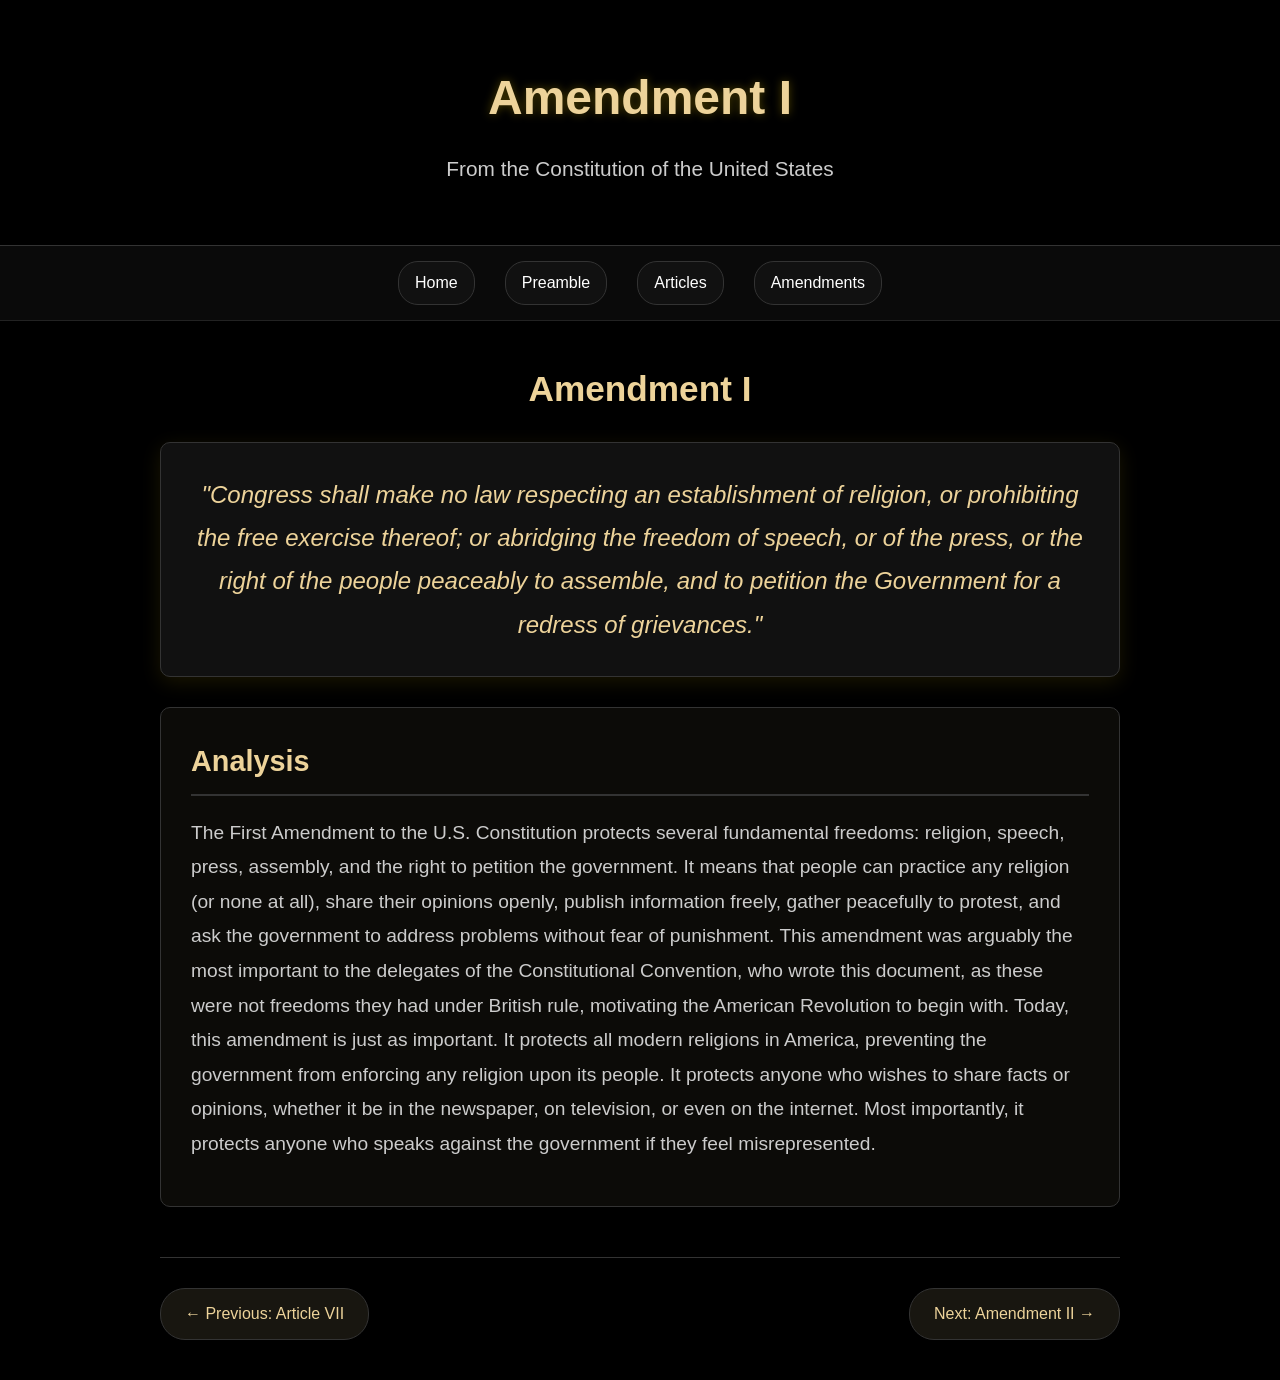
<file: labs/lab2/amendments/amendment1.html>
<!DOCTYPE html>
<html lang="en">
<head>
    <meta charset="UTF-8">
    <meta name="viewport" content="width=device-width, initial-scale=1.0">
    <title>Amendment I</title>
    <link rel="stylesheet" href="../resources/subpages.css">
</head>
<body>
    <header>
        <h1>Amendment I</h1>
        <p>From the Constitution of the United States</p>
    </header>
    
    <nav class="main-nav">
        <div class="nav-container">
            <a href="../constitution.html" class="nav-link">Home</a>
            <a href="../articles/preamble.html" class="nav-link">Preamble</a>
            <a href="../articles/article1.html" class="nav-link">Articles</a>
            <a href="amendment1.html" class="nav-link">Amendments</a>
        </div>
    </nav>
    
    <main class="content-container">
        <section class="amendment-section">
            <h2>Amendment I</h2>
            
            <div class="quote-card">
                <p class="quoted">"Congress shall make no law respecting an establishment of religion, or prohibiting the free exercise thereof; or abridging the freedom of speech, or of the press, or the right of the people peaceably to assemble, and to petition the Government for a redress of grievances."</p>
            </div>

            <div class="analysis">
                <h3>Analysis</h3>
                <p>The First Amendment to the U.S. Constitution protects several fundamental freedoms: religion, speech, press, assembly, and the right to petition the government. It means that people can practice any religion (or none at all), share their opinions openly, publish information freely, gather peacefully to protest, and ask the government to address problems without fear of punishment. This amendment was arguably the most important to the delegates of the Constitutional Convention, who wrote this document, as these were not freedoms they had under British rule, motivating the American Revolution to begin with. Today, this amendment is just as important. It protects all modern religions in America, preventing the government from enforcing any religion upon its people. It protects anyone who wishes to share facts or opinions, whether it be in the newspaper, on television, or even on the internet. Most importantly, it protects anyone who speaks against the government if they feel misrepresented.</p>
            </div>
        </section>
        
        <div class="nav-buttons">
            <a href="../articles/article7.html">← Previous: Article VII</a>
            <a href="amendment2.html">Next: Amendment II →</a>
        </div>
    </main>
</body>
</html>
</file>
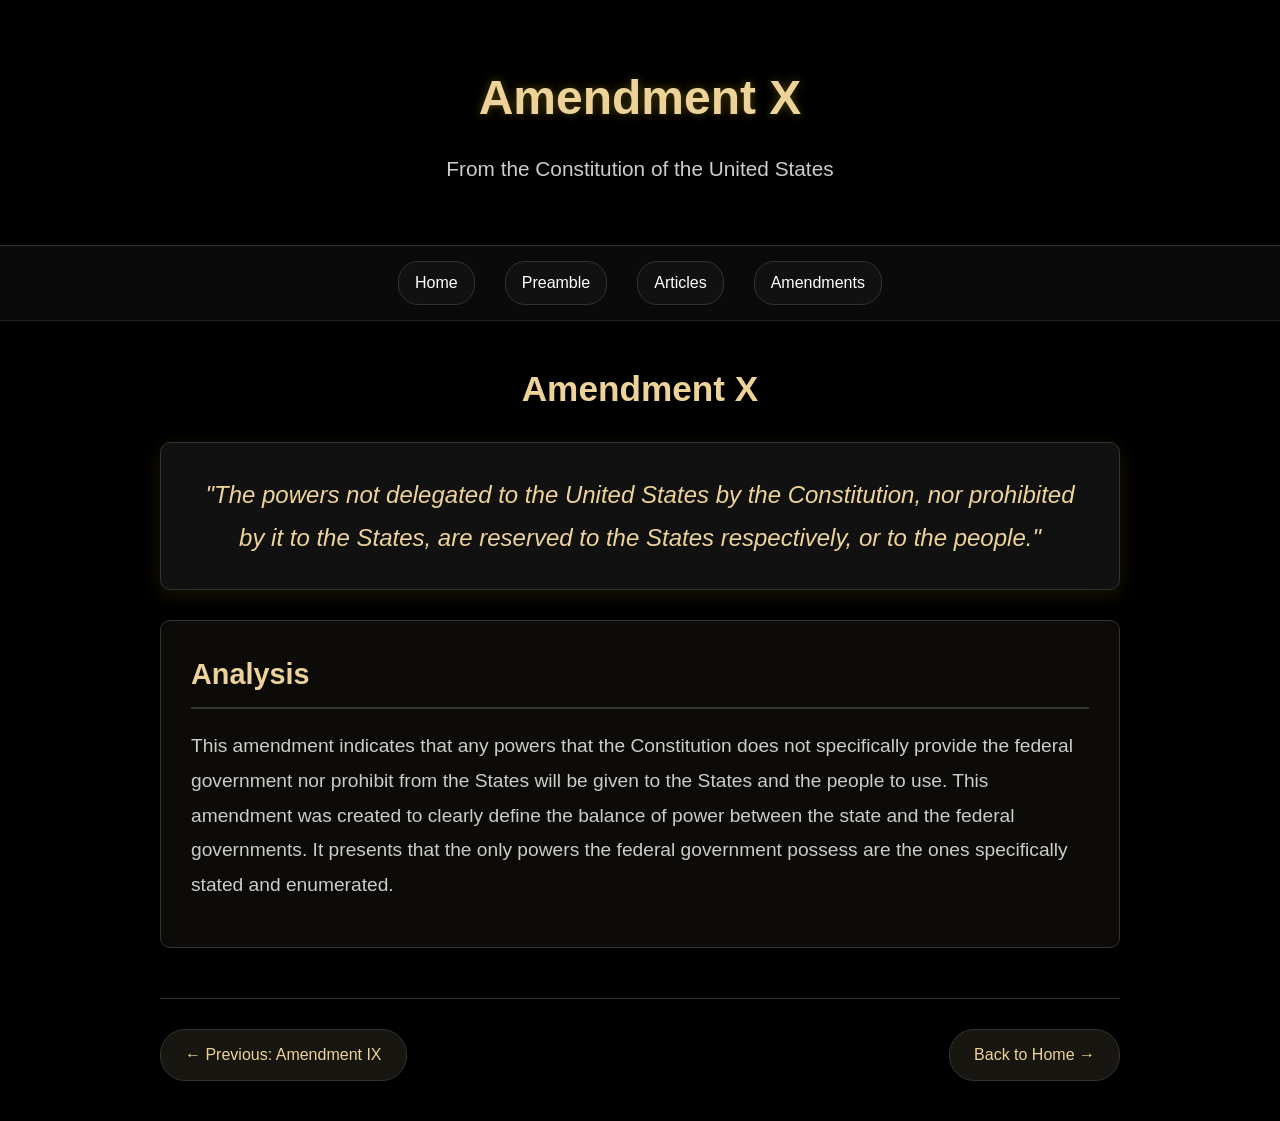
<file: labs/lab2/amendments/amendment10.html>
<!DOCTYPE html>
<html lang="en">
<head>
    <meta charset="UTF-8">
    <meta name="viewport" content="width=device-width, initial-scale=1.0">
    <link rel="stylesheet" href="../resources/subpages.css" type="text/css">
    <title>Amendment X</title>
</head>
<body>
    <header>
        <h1>Amendment X</h1>
        <p>From the Constitution of the United States</p>
    </header>

    <nav class="main-nav">
        <div class="nav-container">
            <a href="../constitution.html" class="nav-link">Home</a>
            <a href="../articles/preamble.html" class="nav-link">Preamble</a>
            <a href="../articles/article1.html" class="nav-link">Articles</a>
            <a href="amendment1.html" class="nav-link">Amendments</a>
        </div>
    </nav>

    <main class="content-container">
        <section class="amendment-section">
            <h2>Amendment X</h2>
            
            <div class="quote-card">
                <p class="quoted">"The powers not delegated to the United States by the Constitution, nor prohibited by it to the States, are reserved to the States respectively, or to the people."</p>
            </div>

            <div class="analysis">
                <h3>Analysis</h3>
                <p>This amendment indicates that any powers that the Constitution does not specifically provide the federal government nor prohibit from the States will be given to the States and the people to use. This amendment was created to clearly define the balance of power between the state and the federal governments. It presents that the only powers the federal government possess are the ones specifically stated and enumerated.</p>
            </div>
        </section>

        <div class="nav-buttons">
            <a href="amendment9.html">← Previous: Amendment IX</a>
            <a href="../constitution.html">Back to Home →</a>
        </div>
    </main>
</body>
</html>
</file>
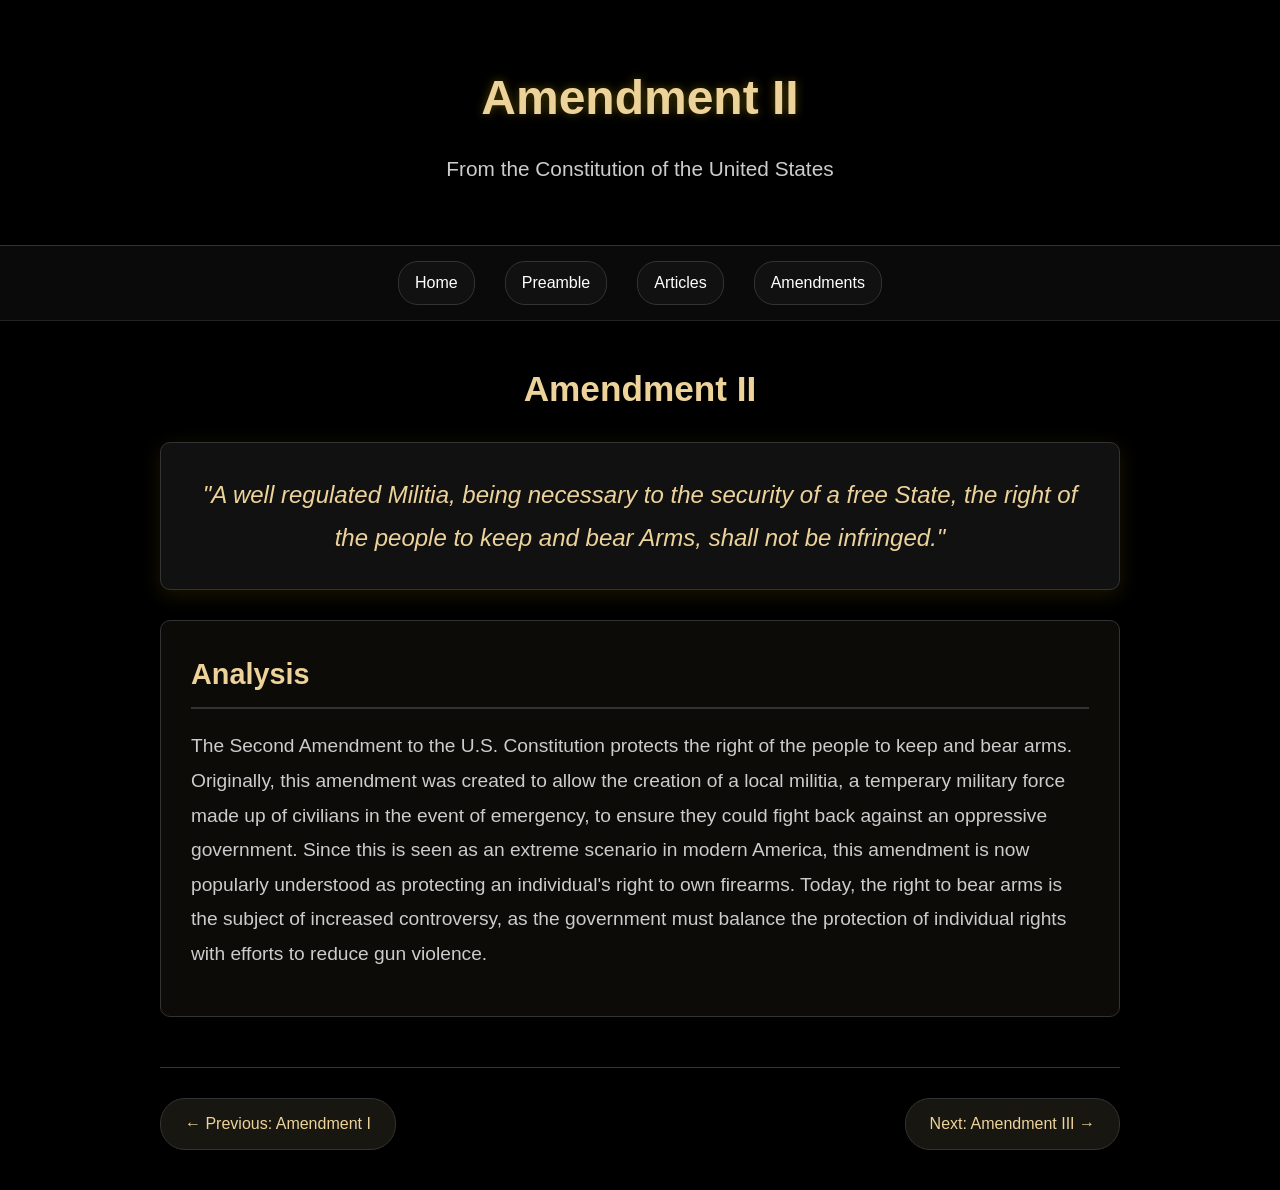
<file: labs/lab2/amendments/amendment2.html>
<!DOCTYPE html>
<html lang="en">
<head>
    <meta charset="UTF-8">
    <meta name="viewport" content="width=device-width, initial-scale=1.0">
    <title>Amendment II</title>
    <link rel="stylesheet" href="../resources/subpages.css">
</head>
<body>
    <header>
        <h1>Amendment II</h1>
        <p>From the Constitution of the United States</p>
    </header>
    
    <nav class="main-nav">
        <div class="nav-container">
            <a href="../constitution.html" class="nav-link">Home</a>
            <a href="../articles/preamble.html" class="nav-link">Preamble</a>
            <a href="../articles/article1.html" class="nav-link">Articles</a>
            <a href="amendment1.html" class="nav-link">Amendments</a>
        </div>
    </nav>
    
    <main class="content-container">
        <section class="amendment-section">
            <h2>Amendment II</h2>
            
            <div class="quote-card">
                <p class="quoted">"A well regulated Militia, being necessary to the security of a free State, the right of the people to keep and bear Arms, shall not be infringed."</p>
            </div>

            <div class="analysis">
                <h3>Analysis</h3>
                <p>The Second Amendment to the U.S. Constitution protects the right of the people to keep and bear arms. Originally, this amendment was created to allow the creation of a local militia, a temperary military force made up of civilians in the event of emergency, to ensure they could fight back against an oppressive government. Since this is seen as an extreme scenario in modern America, this amendment is now popularly understood as protecting an individual's right to own firearms. Today, the right to bear arms is the subject of increased controversy, as the government must balance the protection of individual rights with efforts to reduce gun violence.</p>
            </div>
        </section>
        
        <div class="nav-buttons">
            <a href="amendment1.html">← Previous: Amendment I</a>
            <a href="amendment3.html">Next: Amendment III →</a>
        </div>
    </main>
</body>
</html>
</file>
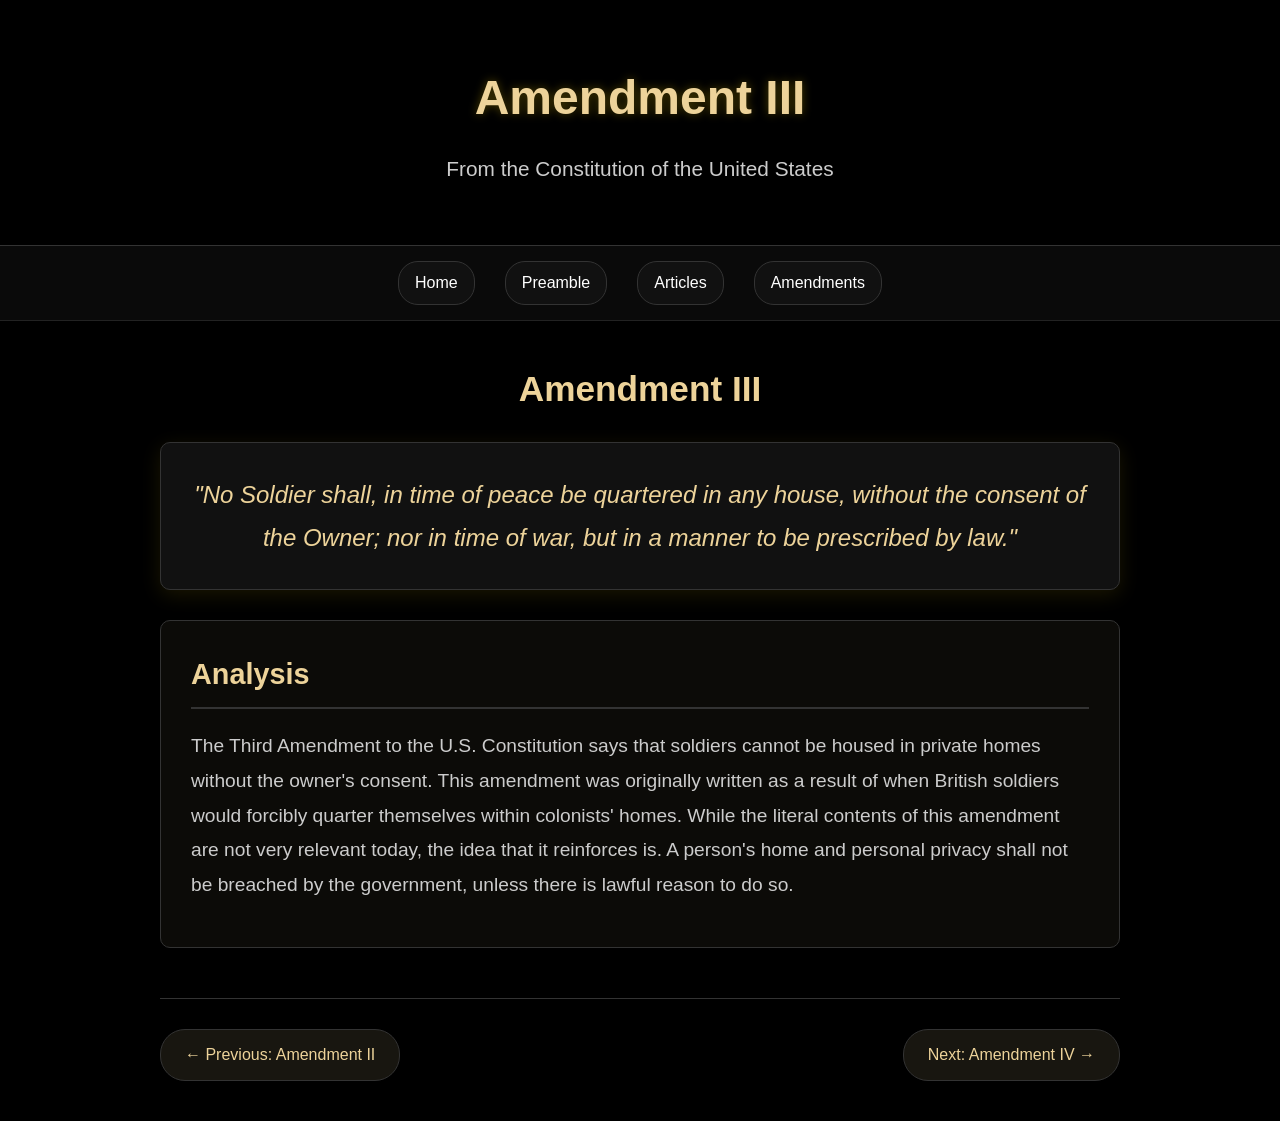
<file: labs/lab2/amendments/amendment3.html>
<!DOCTYPE html>
<html lang="en">
<head>
    <meta charset="UTF-8">
    <meta name="viewport" content="width=device-width, initial-scale=1.0">
    <title>Amendment III</title>
    <link rel="stylesheet" href="../resources/subpages.css">
</head>
<body>
    <header>
        <h1>Amendment III</h1>
        <p>From the Constitution of the United States</p>
    </header>
    
    <nav class="main-nav">
        <div class="nav-container">
            <a href="../constitution.html" class="nav-link">Home</a>
            <a href="../articles/preamble.html" class="nav-link">Preamble</a>
            <a href="../articles/article1.html" class="nav-link">Articles</a>
            <a href="amendment1.html" class="nav-link">Amendments</a>
        </div>
    </nav>
    
    <main class="content-container">
        <section class="amendment-section">
            <h2>Amendment III</h2>
            
            <div class="quote-card">
                <p class="quoted">"No Soldier shall, in time of peace be quartered in any house, without the consent of the Owner; nor in time of war, but in a manner to be prescribed by law."</p>
            </div>

            <div class="analysis">
                <h3>Analysis</h3>
                <p>The Third Amendment to the U.S. Constitution says that soldiers cannot be housed in private homes without the owner's consent. This amendment was originally written as a result of when British soldiers would forcibly quarter themselves within colonists' homes. While the literal contents of this amendment are not very relevant today, the idea that it reinforces is. A person's home and personal privacy shall not be breached by the government, unless there is lawful reason to do so.</p>
            </div>
        </section>
        
        <div class="nav-buttons">
            <a href="amendment2.html">← Previous: Amendment II</a>
            <a href="amendment4.html">Next: Amendment IV →</a>
        </div>
    </main>
</body>
</html>
</file>
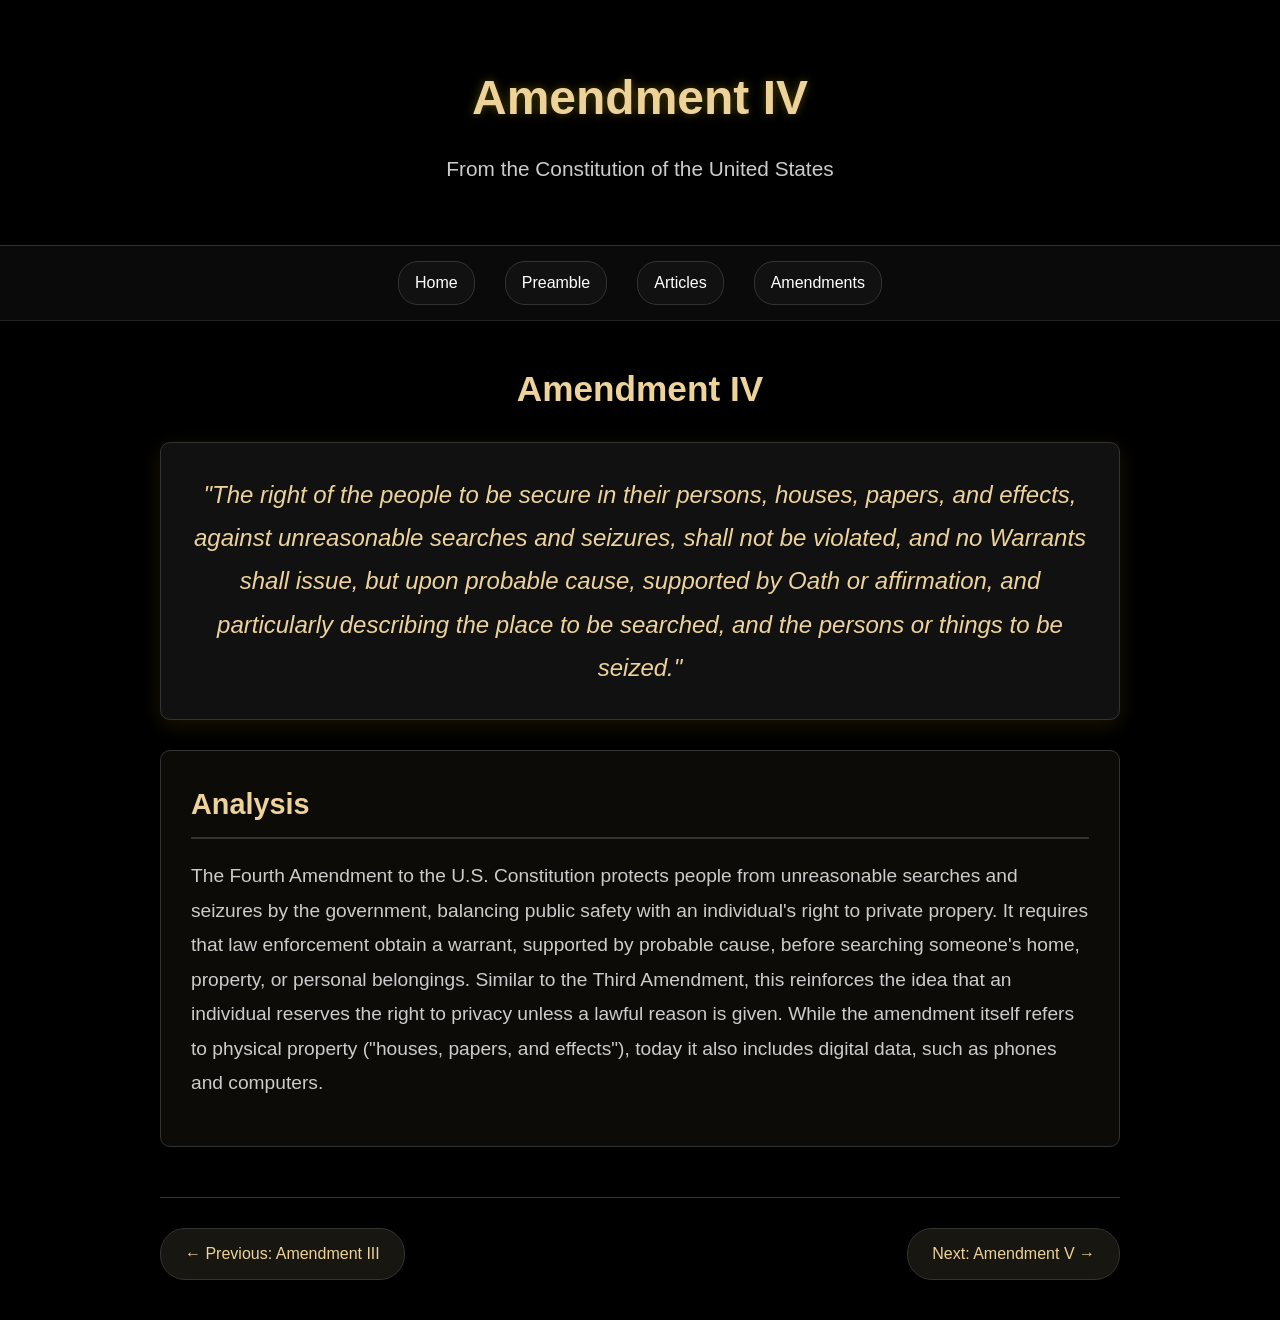
<file: labs/lab2/amendments/amendment4.html>
<!DOCTYPE html>
<html lang="en">
<head>
    <meta charset="UTF-8">
    <meta name="viewport" content="width=device-width, initial-scale=1.0">
    <title>Amendment IV</title>
    <link rel="stylesheet" href="../resources/subpages.css">
</head>
<body>
    <header>
        <h1>Amendment IV</h1>
        <p>From the Constitution of the United States</p>
    </header>
    
    <nav class="main-nav">
        <div class="nav-container">
            <a href="../constitution.html" class="nav-link">Home</a>
            <a href="../articles/preamble.html" class="nav-link">Preamble</a>
            <a href="../articles/article1.html" class="nav-link">Articles</a>
            <a href="amendment1.html" class="nav-link">Amendments</a>
        </div>
    </nav>
    
    <main class="content-container">
        <section class="amendment-section">
            <h2>Amendment IV</h2>
            
            <div class="quote-card">
                <p class="quoted">"The right of the people to be secure in their persons, houses, papers, and effects, against unreasonable searches and seizures, shall not be violated, and no Warrants shall issue, but upon probable cause, supported by Oath or affirmation, and particularly describing the place to be searched, and the persons or things to be seized."</p>
            </div>

            <div class="analysis">
                <h3>Analysis</h3>
                <p>The Fourth Amendment to the U.S. Constitution protects people from unreasonable searches and seizures by the government, balancing public safety with an individual's right to private propery. It requires that law enforcement obtain a warrant, supported by probable cause, before searching someone's home, property, or personal belongings. Similar to the Third Amendment, this reinforces the idea that an individual reserves the right to privacy unless a lawful reason is given. While the amendment itself refers to physical property ("houses, papers, and effects"), today it also includes digital data, such as phones and computers.</p>
            </div>
        </section>
        
        <div class="nav-buttons">
            <a href="amendment3.html">← Previous: Amendment III</a>
            <a href="amendment5.html">Next: Amendment V →</a>
        </div>
    </main>
</body>
</html>
</file>
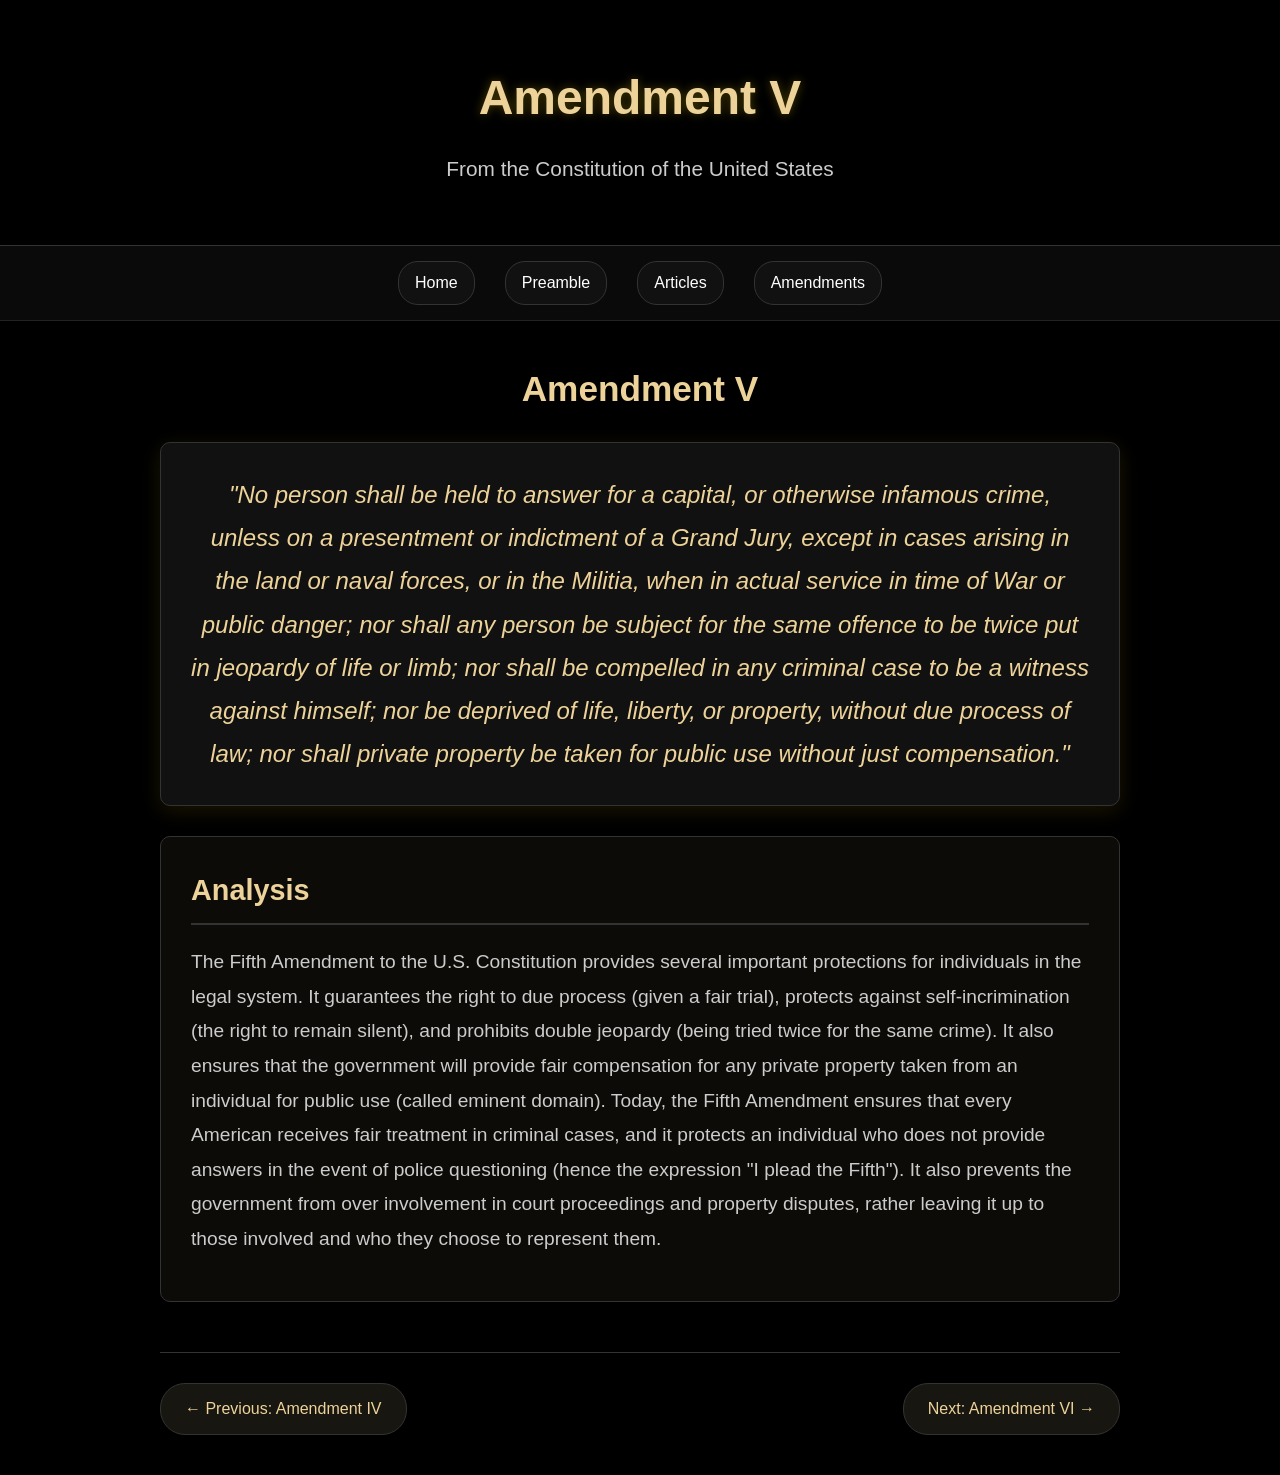
<file: labs/lab2/amendments/amendment5.html>
<!DOCTYPE html>
<html lang="en">
<head>
    <meta charset="UTF-8">
    <meta name="viewport" content="width=device-width, initial-scale=1.0">
    <title>Amendment V</title>
    <link rel="stylesheet" href="../resources/subpages.css">
</head>
<body>
    <header>
        <h1>Amendment V</h1>
        <p>From the Constitution of the United States</p>
    </header>
    
    <nav class="main-nav">
        <div class="nav-container">
            <a href="../constitution.html" class="nav-link">Home</a>
            <a href="../articles/preamble.html" class="nav-link">Preamble</a>
            <a href="../articles/article1.html" class="nav-link">Articles</a>
            <a href="amendment1.html" class="nav-link">Amendments</a>
        </div>
    </nav>
    
    <main class="content-container">
        <section class="amendment-section">
            <h2>Amendment V</h2>
            
            <div class="quote-card">
                <p class="quoted">"No person shall be held to answer for a capital, or otherwise infamous crime, unless on a presentment or indictment of a Grand Jury, except in cases arising in the land or naval forces, or in the Militia, when in actual service in time of War or public danger; nor shall any person be subject for the same offence to be twice put in jeopardy of life or limb; nor shall be compelled in any criminal case to be a witness against himself; nor be deprived of life, liberty, or property, without due process of law; nor shall private property be taken for public use without just compensation."</p>
            </div>

            <div class="analysis">
                <h3>Analysis</h3>
                <p>The Fifth Amendment to the U.S. Constitution provides several important protections for individuals in the legal system. It guarantees the right to due process (given a fair trial), protects against self-incrimination (the right to remain silent), and prohibits double jeopardy (being tried twice for the same crime). It also ensures that the government will provide fair compensation for any private property taken from an individual for public use (called eminent domain). Today, the Fifth Amendment ensures that every American receives fair treatment in criminal cases, and it protects an individual who does not provide answers in the event of police questioning (hence the expression "I plead the Fifth"). It also prevents the government from over involvement in court proceedings and property disputes, rather leaving it up to those involved and who they choose to represent them. </p>
            </div>
        </section>
        
        <div class="nav-buttons">
            <a href="amendment4.html">← Previous: Amendment IV</a>
            <a href="amendment6.html">Next: Amendment VI →</a>
        </div>
    </main>
</body>
</html>
</file>
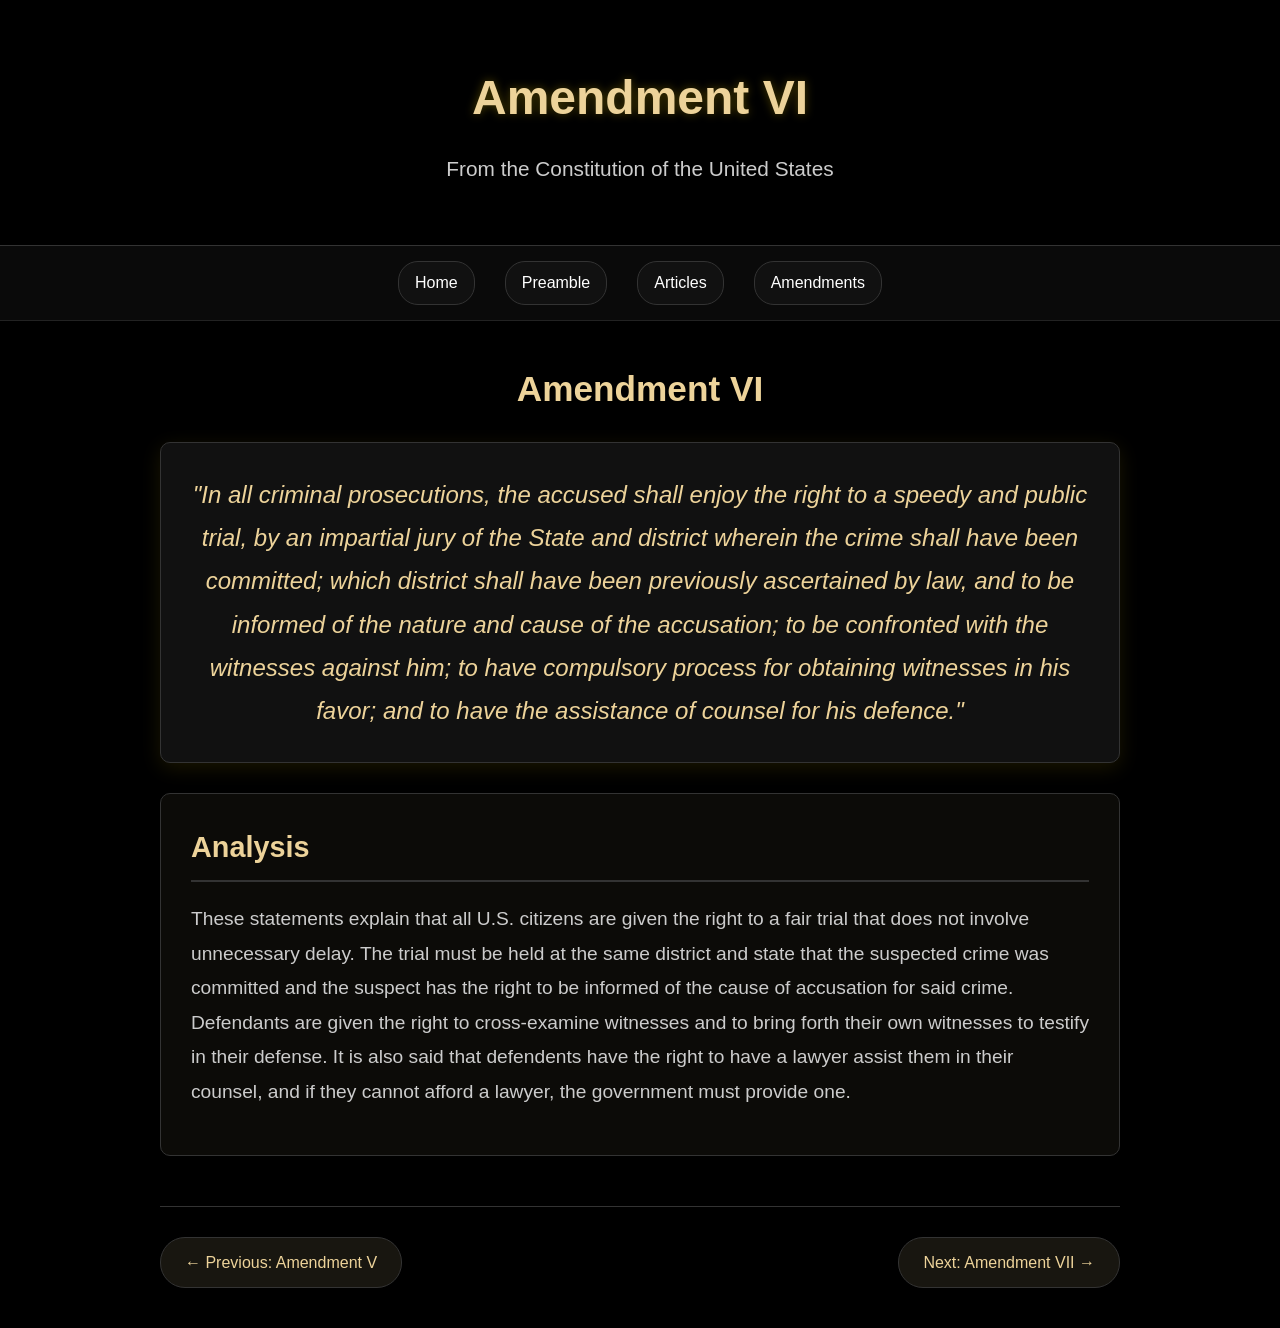
<file: labs/lab2/amendments/amendment6.html>
<!DOCTYPE html>
<html lang="en">
<head>
    <meta charset="UTF-8">
    <meta name="viewport" content="width=device-width, initial-scale=1.0">
    <title>Amendment VI</title>
    <link rel="stylesheet" href="../resources/subpages.css">
</head>
<body>
    <header>
        <h1>Amendment VI</h1>
        <p>From the Constitution of the United States</p>
    </header>
    
    <nav class="main-nav">
        <div class="nav-container">
            <a href="../constitution.html" class="nav-link">Home</a>
            <a href="../articles/preamble.html" class="nav-link">Preamble</a>
            <a href="../articles/article1.html" class="nav-link">Articles</a>
            <a href="amendment1.html" class="nav-link">Amendments</a>
        </div>
    </nav>
    
    <main class="content-container">
        <section class="amendment-section">
            <h2>Amendment VI</h2>
            
            <div class="quote-card">
                <p class="quoted">"In all criminal prosecutions, the accused shall enjoy the right to a speedy and public trial, by an impartial jury of the State and district wherein the crime shall have been committed; which district shall have been previously ascertained by law, and to be informed of the nature and cause of the accusation; to be confronted with the witnesses against him; to have compulsory process for obtaining witnesses in his favor; and to have the assistance of counsel for his defence."</p>
            </div>

            <div class="analysis">
                <h3>Analysis</h3>
                <p>These statements explain that all U.S. citizens are given the right to a fair trial that does not involve unnecessary delay. The trial must be held at the same district and state that the suspected crime was committed and the suspect has the right to be informed of the cause of accusation for said crime. Defendants are given the right to cross-examine witnesses and to bring forth their own witnesses to testify in their defense. It is also said that defendents have the right to have a lawyer assist them in their counsel, and if they cannot afford a lawyer, the government must provide one.</p>
            </div>
        </section>
        
        <div class="nav-buttons">
            <a href="amendment5.html">← Previous: Amendment V</a>
            <a href="amendment7.html">Next: Amendment VII →</a>
        </div>
    </main>
</body>
</html>
</file>
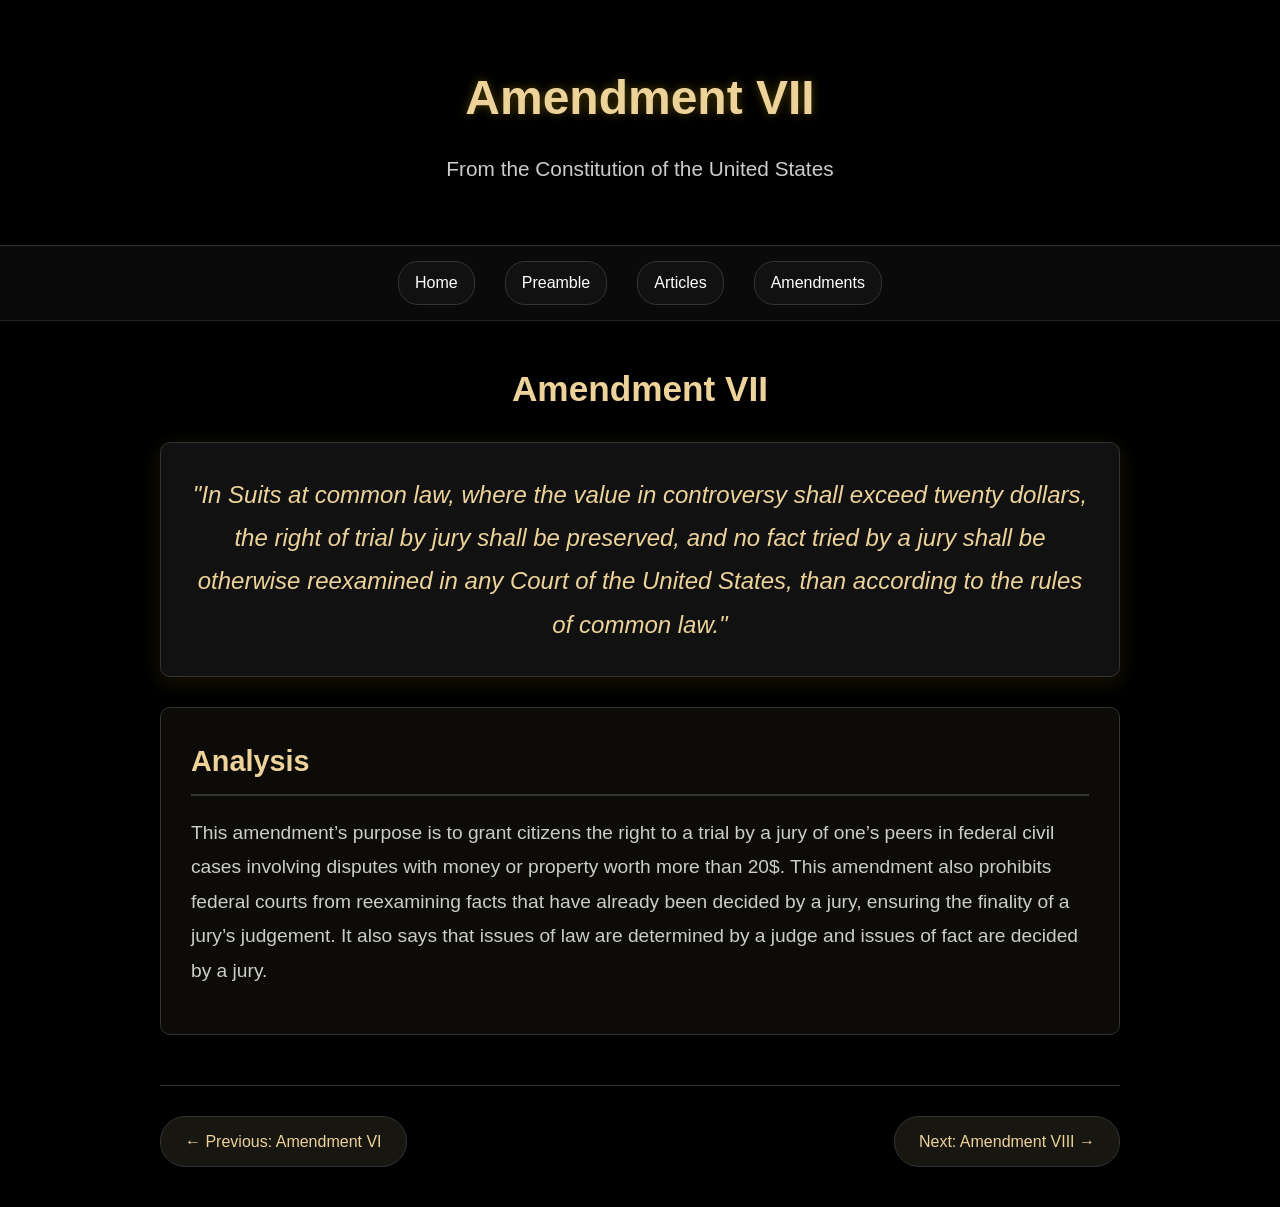
<file: labs/lab2/amendments/amendment7.html>
<!DOCTYPE html>
<html lang="en">
<head>
    <meta charset="UTF-8">
    <meta name="viewport" content="width=device-width, initial-scale=1.0">
    <title>Amendment VII</title>
    <link rel="stylesheet" href="../resources/subpages.css">
</head>
<body>
    <header>
        <h1>Amendment VII</h1>
        <p>From the Constitution of the United States</p>
    </header>
    
    <nav class="main-nav">
        <div class="nav-container">
            <a href="../constitution.html" class="nav-link">Home</a>
            <a href="../articles/preamble.html" class="nav-link">Preamble</a>
            <a href="../articles/article1.html" class="nav-link">Articles</a>
            <a href="amendment1.html" class="nav-link">Amendments</a>
        </div>
    </nav>
    
    <main class="content-container">
        <section class="amendment-section">
            <h2>Amendment VII</h2>
            
            <div class="quote-card">
                <p class="quoted">"In Suits at common law, where the value in controversy shall exceed twenty dollars, the right of trial by jury shall be preserved, and no fact tried by a jury shall be otherwise reexamined in any Court of the United States, than according to the rules of common law."</p>
            </div>

            <div class="analysis">
                <h3>Analysis</h3>
                <p>This amendment’s purpose is to grant citizens the right to a trial by a jury of one’s peers in federal civil cases involving disputes with money or property worth more than 20$. This amendment also prohibits federal courts from reexamining facts that have already been decided by a jury, ensuring the finality of a jury’s judgement. It also says that issues of law are determined by a judge and issues of fact are decided by a jury.</p>
            </div>
        </section>
        
        <div class="nav-buttons">
            <a href="amendment6.html">← Previous: Amendment VI</a>
            <a href="amendment8.html">Next: Amendment VIII →</a>
        </div>
    </main>
</body>
</html>
</file>
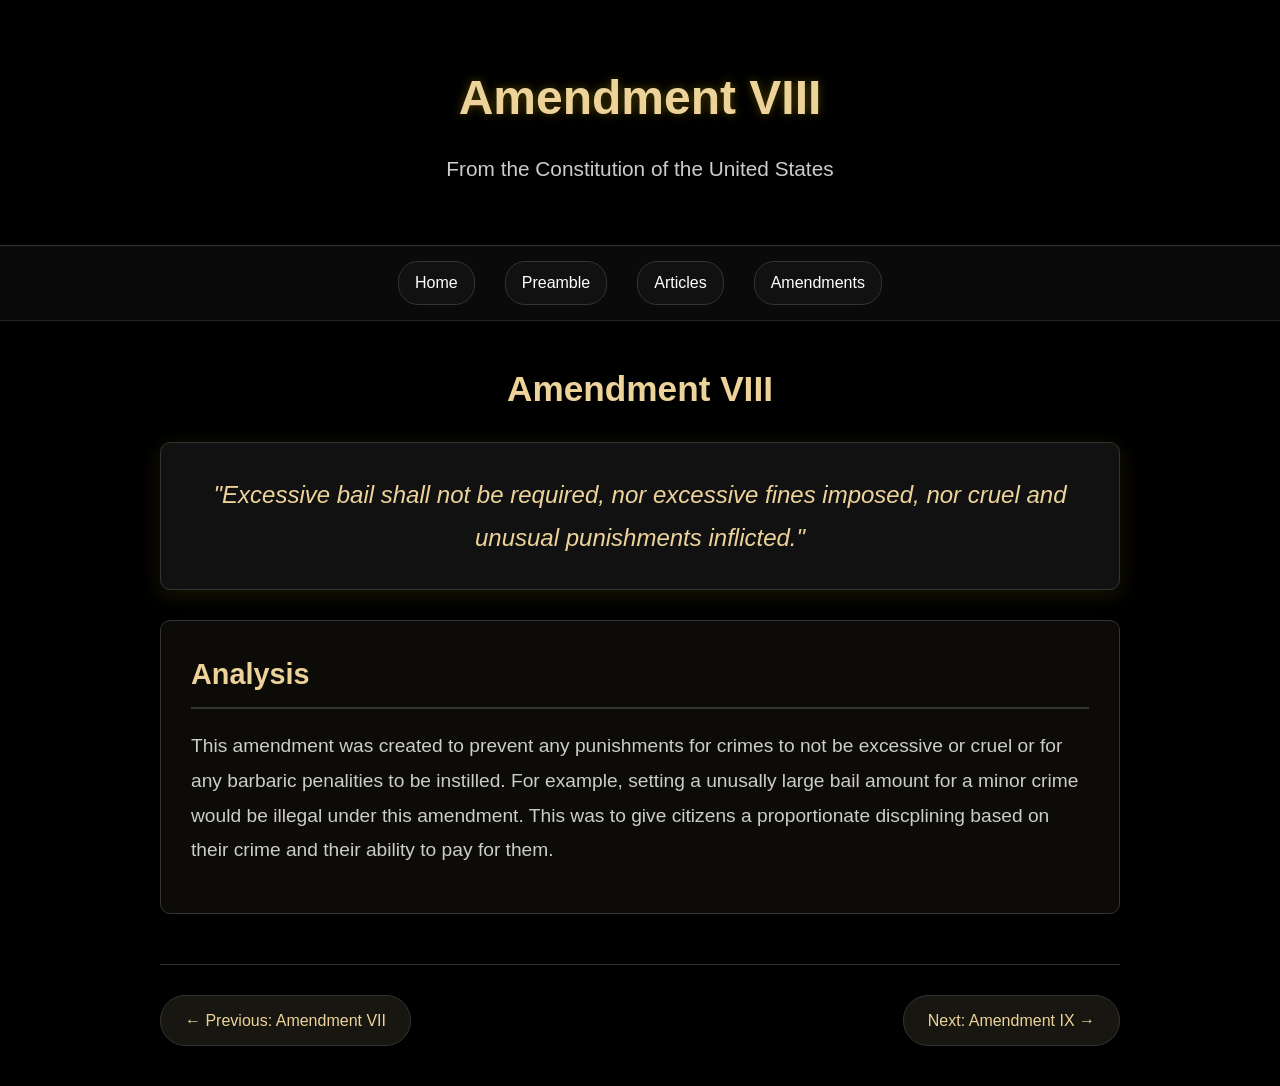
<file: labs/lab2/amendments/amendment8.html>
<!DOCTYPE html>
<html lang="en">
<head>
    <meta charset="UTF-8">
    <meta name="viewport" content="width=device-width, initial-scale=1.0">
    <title>Amendment VIII</title>
    <link rel="stylesheet" href="../resources/subpages.css">
</head>
<body>
    <header>
        <h1>Amendment VIII</h1>
        <p>From the Constitution of the United States</p>
    </header>
    
    <nav class="main-nav">
        <div class="nav-container">
            <a href="../constitution.html" class="nav-link">Home</a>
            <a href="../articles/preamble.html" class="nav-link">Preamble</a>
            <a href="../articles/article1.html" class="nav-link">Articles</a>
            <a href="amendment1.html" class="nav-link">Amendments</a>
        </div>
    </nav>
    
    <main class="content-container">
        <section class="amendment-section">
            <h2>Amendment VIII</h2>
            
            <div class="quote-card">
                <p class="quoted">"Excessive bail shall not be required, nor excessive fines imposed, nor cruel and unusual punishments inflicted."</p>
            </div>

            <div class="analysis">
                <h3>Analysis</h3>
                <p>This amendment was created to prevent any punishments for crimes to not be excessive or cruel or for any barbaric penalities to be instilled. For example, setting a unusally large bail amount for a minor crime would be illegal under this amendment. This was to give citizens a proportionate discplining based on their crime and their ability to pay for them.</p>
            </div>
        </section>
        
        <div class="nav-buttons">
            <a href="amendment7.html">← Previous: Amendment VII</a>
            <a href="amendment9.html">Next: Amendment IX →</a>
        </div>
    </main>
</body>
</html>
</file>
<file: labs/lab7/styles.css>
@import url('https://fonts.googleapis.com/css2?family=Nosifer&family=Share+Tech+Mono&display=swap');

body {
    margin: 0;
    padding: 0;
    background-color: #000;
    color: #ff0000;
    font-family: "Share Tech Mono", monospace;
    display: flex;
    flex-direction: column;
    height: 100vh;
}

header {
    text-align: center;
    padding: 20px;
    border-bottom: 2px dashed #ff0000;
    background: linear-gradient(0deg, rgba(255, 0, 0, 0.1), transparent);
}

header h1 {
    font-family: "Nosifer";
    font-size: 2em;
    margin: 0;
    text-shadow: 0 0 10px #ff0000, 0 0 20px #660000;
}

main {
    display: flex;
    flex: 1;
}

#sidebar {
    width: 250px;
    border-right: 2px dashed #ff0000;
    padding: 15px;
    background: rgba(255, 0, 0, 0.05);
    overflow-y: auto;
}

#refresh-btn {
    background: #ff0000;
    color: #000;
    border: none;
    padding: 8px 12px;
    margin-bottom: 15px;
    font-weight: bold;
    cursor: pointer;
    width: 100%;
    border-radius: 5px;
    transition: all 0.2s ease-in-out;
}

#refresh-btn:hover {
    background: #ff6666;
    transform: scale(1.05);
}

#nav-list {
    list-style: none;
    padding: 0;
    margin: 0;
}

#nav-list h3 {
    margin-top: 15px;
    margin-bottom: 5px;
    text-transform: uppercase;
    font-size: 1em;
    border-bottom: 1px solid #ff0000;
}

#nav-list li {
    cursor: pointer;
    padding: 6px 4px;
    margin: 2px 0;
    border-radius: 4px;
    transition: background 0.2s;
}

#nav-list li:hover {
    background: rgba(255, 0, 0, 0.2);
}

#error {
    color: #ff5555;
    text-align: center;
}

#content {
    flex: 1;
    padding: 25px;
    overflow-y: auto;
}

#content h2 {
    font-family: "Nosifer", cursive;
    font-size: 1.8em;
    text-shadow: 0 0 10px #ff0000;
    margin-top: 0;
}

#content img.spooky {
    display: block;           
    margin: 20px auto 0 auto; 
    padding-top: 100px;  
    max-width: 90%;           
    height: auto;               
}

main {
    display: flex;
    gap: 20px;
}

#content {
    flex: 1;
    padding: 20px;
    background: rgba(0,0,0,0.05);
    border: 1px solid rgba(255,0,0,0.1);
    border-radius: 12px;
    min-height: 400px; 
}

button {
    background-color: #ff0000;
    color: #000;
    border: none;
    padding: 10px 20px;
    border-radius: 6px;
    cursor: pointer;
    font-family: "Share Tech Mono", monospace;
    font-weight: bold;
    transition: all 0.2s ease-in-out;
    margin: 10px auto;
    display: block;
    min-width: 150px;
}

.message {
    background: rgba(255, 0, 0, 0.1);
    border: 1px solid #ff0000;
    color: #ff0000;
    padding: 10px 15px;
    border-radius: 5px;
    margin: 15px auto;
    width: fit-content;
    font-family: "Share Tech Mono", monospace;
}
</file>
<file: quiz/quiz1-MatthewLifrieri-lifrim/my-restaurant/resources/style.css>
html {
    scroll-behavior: smooth;
}

body {
    font-family: "Poppins", sans-serif;
    background-color: #fafafa;
    margin: 0;
    padding: 0;
    padding-bottom: 80px;
}

header {
    background-color: #d62828;
    color: #fff;
    text-align: center;
    padding: 1.8rem 0;
    font-size: 2.4rem;
    letter-spacing: 1px;
    font-family: "Playfair Display", serif;
    text-shadow: 1px 1px 3px rgba(0, 0, 0, 0.25);
    position: sticky;
    top: 0;
    z-index: 1000;
    box-shadow: 0 2px 8px rgba(0, 0, 0, 0.15);
}

.menu-container {
    display: grid;
    grid-template-columns: repeat(auto-fit, minmax(280px, 1fr));
    gap: 20px;
    padding: 2rem;
    max-width: 1200px;
    margin: auto;
}

.card {
    background-color: #fff;
    border-radius: 15px;
    box-shadow: 0 4px 10px rgba(0, 0, 0, 0.1);
    overflow: hidden;
    transition: transform 0.2s ease, box-shadow 0.2s ease;
}

.card:hover {
    transform: translateY(-5px);
    box-shadow: 0 8px 20px rgba(0, 0, 0, 0.15);
}

.card img {
    width: 100%;
    height: 200px;
    object-fit: cover;
}

.card-content {
    padding: 1rem 1.2rem;
}

.card h2 {
    margin-top: 0;
    font-size: 1.3rem;
    color: #333;
}

.card p {
    font-size: 0.95rem;
    color: #555;
    margin: 0.5rem 0 1rem;
}

.details {
    font-size: 0.9rem;
    color: #777;
    margin-bottom: 0.8rem;
}

.ingredients {
    font-size: 0.9rem;
    color: #444;
    margin-bottom: 0.8rem;
}

.price {
    font-weight: bold;
    font-size: 1.1rem;
    color: #d62828;
}

footer {
    text-align: center;
    padding: 1rem;
    background-color: #222;
    color: #fff;
    font-size: 0.9rem;
    position: fixed;
    bottom: 0;
    width: 100%;
    z-index: 1000;
    box-shadow: 0 -2px 8px rgba(0, 0, 0, 0.15);
}
</file>
<file: labs/lab2/resources/constitution.css>
* {
    margin: 0;
    padding: 0;
    box-sizing: border-box;
    font-family: 'Segoe UI', Tahoma, Geneva, Verdana, sans-serif;
}

body {
    background-color: #000;
    color: #fff;
    line-height: 1.6;
}

/* Header Styles */
header {
    position: sticky;
    top: 0;
    display: flex;
    align-items: center;
    justify-content: center;
    padding: 15px 40px;
    background-color: #111;
    box-shadow: 0 2px 10px rgba(255, 215, 0, 0.1);
    z-index: 100;
    border-bottom: 1px solid #333;
}

.header-content {
    text-align: center;
}

.site-title {
    font-size: 2.2rem;
    color: #edd39a;
    margin-bottom: 5px;
}

.site-subtitle {
    font-size: 1rem;
    color: #ccc;
}

/* Navigation */
.main-nav {
    background-color: #0a0a0a;
    padding: 15px 0;
    border-bottom: 1px solid #222;
}

.nav-container {
    max-width: 1200px;
    margin: 0 auto;
    display: flex;
    justify-content: center;
    gap: 30px;
    flex-wrap: wrap;
}

.nav-link {
    color: #fff;
    text-decoration: none;
    font-weight: 500;
    padding: 8px 16px;
    border-radius: 20px;
    border: 1px solid #333;
    background: #111;
    transition: all 0.3s ease;
}

.nav-link:hover {
    color: #edd39a;
    border-color: #edd39a;
    background: rgba(255, 215, 0, 0.1);
}

/* Banner */
.banner {
    text-align: center;
    padding: 80px 20px;
    background: linear-gradient(rgba(0, 0, 0, 0.7), rgba(0, 0, 0, 0.7)), 
                url('https://img.freepik.com/premium-vector/us-flag-background-wide-banner-vector-illustration_226137-747.jpg');
    background-size: cover;
    background-position: center;
    border-bottom: 1px solid #333;
    position: relative;
}

.banner h1 {
    font-size: 3.5rem;
    margin-bottom: 15px;
    color: #edd39a;
    text-shadow: 0 0 10px rgba(255, 215, 0, 0.3);
}

.banner p {
    font-size: 1.8rem;
    color: #fff;
    max-width: 800px;
    margin: 0 auto;
}

/* Image Source Credit */
.image-source {
    position: absolute;
    bottom: 10px;
    right: 15px;
    font-size: 0.8rem;
    color: rgba(255, 255, 255, 0.7);
    background: rgba(0, 0, 0, 0.5);
    padding: 4px 8px;
    border-radius: 4px;
}

.image-source a {
    color: #edd39a;
    text-decoration: none;
}

.image-source a:hover {
    text-decoration: underline;
}

/* Main Content */
.content-container {
    max-width: 1200px;
    margin: 0 auto;
    padding: 40px 20px;
}

.content-section {
    margin-bottom: 60px;
    padding: 40px;
    background: rgba(237, 211, 154, 0.05);
    border-radius: 10px;
    border: 1px solid #333;
}

.content-section h2 {
    font-size: 2.2rem;
    margin-bottom: 25px;
    color: #edd39a;
}

.section-link {
    text-decoration: none;
}

.section-link h2 {
    transition: color 0.3s ease;
}

.section-link:hover h2 {
    color: #fff;
}

.section-content {
    margin-top: 20px;
}

.section-content p {
    font-size: 1.2rem;
    color: #ccc;
    margin-bottom: 20px;
    line-height: 1.8;
}

blockquote {
    border-left: 4px solid #edd39a;
    padding-left: 20px;
    margin: 20px 0;
    font-style: italic;
    color: #ddd;
}

/* Learn More Button */
.learn-more-btn {
    display: inline-block;
    background: rgba(237, 211, 154, 0.1);
    color: #edd39a;
    text-decoration: none;
    padding: 10px 20px;
    border-radius: 20px;
    border: 1px solid #333;
    font-weight: 500;
    transition: all 0.3s ease;
    margin-top: 15px;
}

.learn-more-btn:hover {
    background: rgba(237, 211, 154, 0.2);
    color: #fff;
    border-color: #edd39a;
    transform: translateY(-2px);
}

/* Document Grid */
.document-grid {
    display: grid;
    grid-template-columns: repeat(auto-fill, minmax(350px, 1fr));
    gap: 30px;
    margin-top: 30px;
}

.document-card {
    background: #111;
    border-radius: 10px;
    padding: 25px;
    box-shadow: 0 5px 20px rgba(255, 215, 0, 0.1);
    border: 1px solid #333;
    transition: transform 0.3s ease;
    display: flex;
    flex-direction: column;
}

.document-card:hover {
    transform: translateY(-5px);
}

.card-link {
    text-decoration: none;
}

.card-link h3 {
    color: #edd39a;
    font-size: 1.5rem;
    margin-bottom: 15px;
    transition: color 0.3s ease;
}

.card-link:hover h3 {
    color: #fff;
}

.card-content {
    margin-top: 15px;
    flex-grow: 1;
    display: flex;
    flex-direction: column;
}

.card-content h4 {
    color: #edd39a;
    margin: 15px 0 8px;
    font-size: 1.2rem;
}

.card-content p {
    color: #ccc;
    line-height: 1.6;
    margin-bottom: 15px;
    flex-grow: 1;
}

/* Footer */
footer {
    background-color: #111;
    padding: 40px 20px;
    text-align: center;
    border-top: 1px solid #333;
}

.footer-content {
    max-width: 1200px;
    margin: 0 auto;
}

.footer-content p {
    color: #ccc;
    margin-bottom: 15px;
}

.image-credit {
    font-size: 0.9rem;
    color: #666;
}

/* Responsive Design */
@media (max-width: 1200px) {
    .document-grid {
        grid-template-columns: repeat(auto-fill, minmax(300px, 1fr));
        gap: 25px;
    }
}

@media (max-width: 992px) {
    .banner h1 {
        font-size: 3rem;
    }
    
    .banner p {
        font-size: 1.5rem;
    }
    
    .content-section {
        padding: 30px;
    }
    
    .content-section h2 {
        font-size: 2rem;
    }
}

@media (max-width: 768px) {
    header {
        padding: 10px 20px;
    }
    
    .site-title {
        font-size: 1.8rem;
    }
    
    .nav-container {
        gap: 15px;
    }
    
    .banner {
        padding: 60px 20px;
    }
    
    .banner h1 {
        font-size: 2.5rem;
    }
    
    .content-container {
        padding: 30px 15px;
    }
    
    .content-section {
        padding: 25px;
    }
    
    .content-section h2 {
        font-size: 1.8rem;
    }
    
    .document-grid {
        grid-template-columns: 1fr;
    }
    
    .image-source {
        font-size: 0.7rem;
        bottom: 5px;
        right: 10px;
    }
}

@media (max-width: 576px) {
    .banner {
        padding: 50px 15px;
    }
    
    .banner h1 {
        font-size: 2.2rem;
    }
    
    .banner p {
        font-size: 1.3rem;
    }
    
    .nav-container {
        flex-direction: column;
        align-items: center;
    }
    
    .content-section {
        padding: 20px;
    }
    
    .image-source {
        position: relative;
        bottom: auto;
        right: auto;
        text-align: center;
        margin-top: 15px;
        display: block;
    }
}

/* 
body {
    font-family: Georgia, serif;
    background-color: #f9f9f9;
    color: #222;
    margin: 0;
    padding: 0;
    line-height: 1.6;
}
header {
    background-color: #1a3d7c;
    color: white;
    text-align: center;
    padding: 20px;
}
header h1 {
    margin: 0;
    font-size: 2em;
}
section {
    max-width: 1000px;
    margin: auto;
    padding: 30px 20px;
}
h2 {
    color: #1a3d7c;
    margin-bottom: 10px;
}
p.quoted {
    font-style: italic;
    background-color: #f0f0f0;
    padding: 10px;
    border-left: 4px solid #1a3d7c;
}
.analysis {
    background: white;
    border-radius: 8px;
    padding: 15px;
    margin-top: 15px;
    box-shadow: 0 2px 5px rgba(0,0,0,0.1);
}
.analysis h3 {
    margin-top: 0;
}
footer p {
    margin: 0;
    font-size: 0.9em;
}

.nav-buttons {
    display: flex;
    justify-content: space-between;
    margin: 40px auto;
    max-width: 600px;
}
.nav-buttons a {
    display: inline-block;
    padding: 10px 20px;
    background-color: #1a3d7c;
    color: white;
    text-decoration: none;
    border-radius: 5px;
    transition: background-color 0.3s ease;
}
.nav-buttons a:hover {
    background-color: #3059b3;
}
*/

/*
.title {
    display: flex;
    justify-content: center;
}

.nav {
    display: flex;
    justify-content: center;
    gap: 5px;
    padding-top: 0;
}
.nav > a {
    padding: 8px 10px 8px 10px;
}


.article-box {
    display: flex;
    border: 1px solid black;
    flex-direction: column;
}

.article-title {
    display: flex;
    width: 100%;

    flex-direction: row;
    align-items: center;
    justify-content: space-between;
}

.article-title h2 {padding-left: 20px;}
.article-button {
    padding-right: 20px;
    display: flex;
    flex-direction: column;
}


.section-box {
    display: flex;
    border: 1px solid blue;

    flex-direction: column;
}

.section-title{padding-left: 15px}
.section-text{}


.article-box .section-box:first-child {}


.section-box ~ .section-box {}


.article-box .section-box:last-child {}

*/
</file>
<file: labs/lab1/style.css>
* {
    margin: 0;
    padding: 0;
    box-sizing: border-box;
    font-family: 'Segoe UI', Tahoma, Geneva, Verdana, sans-serif;
}
      
body {
    background-color: #000;
    color: #fff;
    line-height: 1.6;
}

header {
    position: sticky;
    top: 0;
    background: #f8f9fa;
    display: flex;
    align-items: center;
    justify-content: center;
    padding: 10px 20px;
    border-bottom: 1px solid #ddd;
    z-index: 1000;
    padding: 15px 40px;
    background-color: #111;
    box-shadow: 0 2px 10px rgba(255, 215, 0, 0.1);
    z-index: 100;
    border-bottom: 1px solid #333;
}

header img.logo {
    position: absolute;
    left: 20px;
    height: 150px;
}

header img.title-img {
    max-height: 150px;
}

.banner {
    text-align: center;
    padding: 80px 20px;
    background: linear-gradient(rgba(0, 0, 0, 0.7), rgba(0, 0, 0, 0.7)), 
                url('https://images.unsplash.com/photo-1450101499163-c8848c66ca85?ixlib=rb-4.0.3&auto=format&fit=crop&w=1920&q=80');
    background-size: cover;
    background-position: center;
    border-bottom: 1px solid #333;
}

.banner h1 {
    font-size: 3.5rem;
    margin-bottom: 15px;
    color: #edd39a;
    text-shadow: 0 0 10px rgba(255, 215, 0, 0.3);
}

.banner p {
    font-size: 1.8rem;
    color: #fff;
    max-width: 800px;
    margin: 0 auto;
}

.content-section {
    display: flex;
    align-items: center;
    padding: 80px 10%;
    gap: 60px;
    border-bottom: 1px solid #222;
}

.content-section:nth-child(even) {
    flex-direction: row-reverse;
    background-color: #0a0a0a;
}

.content-image {
    flex: 1;
    border-radius: 10px;
    overflow: hidden;
    box-shadow: 0 5px 20px rgba(255, 215, 0, 0.1);
    border: 1px solid #333;
}

.content-image img {
    width: 100%;
    height: auto;
    display: block;
    transition: transform 0.3s ease;
}

.content-image img:hover {
    transform: scale(1.05);
}

.content-text {
    flex: 1;
}

.content-text h2 {
    font-size: 2.2rem;
    margin-bottom: 25px;
    color: #edd39a;
}

.content-text p {
    font-size: 1.2rem;
    color: #ccc;
    margin-bottom: 20px;
}

.team-section {
    padding: 80px 5%;
    text-align: center;
    background-color: #000;
}

.team-section h2 {
    font-size: 2.8rem;
    margin-bottom: 60px;
    color: #edd39a;
    text-shadow: 0 0 10px rgba(255, 215, 0, 0.2);
}

.team-grid {
    display: flex;
    flex-wrap: wrap;
    justify-content: center;
    gap: 40px;
    max-width: 1200px;
    margin: 0 auto;
}

.team-member {
    width: 220px;
    text-align: center;
    transition: transform 0.3s ease;
}

.team-member:hover {
    transform: translateY(-10px);
}

.member-image {
    width: 160px;
    height: 160px;
    border-radius: 50%;
    margin: 0 auto 20px;
    overflow: hidden;
    box-shadow: 0 5px 20px rgba(255, 215, 0, 0.2);
    background: linear-gradient(135deg, #000, #222);
    display: flex;
    align-items: center;
    justify-content: center;
    color: #edd39a;
    font-size: 3.5rem;
    border: 2px solid #333;
}

.team-member h3 {
    margin: 15px 0 8px;
    color: #edd39a;
    font-size: 1.5rem;
}

.team-member a {
    text-decoration: none;
    color: #fff;
    font-weight: 500;
    transition: color 0.3s ease;
    display: inline-block;
    padding: 5px 15px;
    border: 1px solid #333;
    border-radius: 20px;
    background: #111;
}

.team-member a:hover {
    color: #edd39a;
    border-color: #edd39a;
    background: rgba(255, 215, 0, 0.1);
}

.team-row {
    display: flex;
    justify-content: center;
    gap: 40px;
    width: 100%;
    margin-bottom: 40px;
}

.team-row.top {
    justify-content: center;
}

.team-row.bottom {
    justify-content: center;
    margin-left: 180px;
    margin-right: 180px;
}


* {
    margin: 0;
    padding: 0;
    box-sizing: border-box;
    font-family: 'Segoe UI', Tahoma, Geneva, Verdana, sans-serif;
}
        


resume-header {
    position: fixed;
    top: 0;
    width: 100%;
    background: #111;
    display: flex;
    align-items: center;
    justify-content: space-between;
    padding: 15px 40px;
    border-bottom: 1px solid #333;
    z-index: 1000;
    box-shadow: 0 2px 10px rgba(255, 215, 0, 0.1);
}

.home-icon {
    color: #edd39a;
    font-size: 1.5rem;
    transition: transform 0.3s ease;
}

.home-icon:hover {
    transform: scale(1.1);
    color: #fff;
}

.header-content {
    text-align: center;
    flex-grow: 1;
}

.name {
    font-size: 2.2rem;
    color: #edd39a;
    margin-bottom: 5px;
}

.contact-info {
    display: flex;
    justify-content: center;
    flex-wrap: wrap;
    gap: 20px;
    font-size: 0.9rem;
    color: #ccc;
}

.contact-item {
    display: flex;
    align-items: center;
    gap: 5px;
}

.resume-container {
    max-width: 1000px;
    margin: 0 auto;
    padding: 30px;
}

.mission-section {
    display: flex;
    margin-bottom: 40px;
    padding: 20px;
    background: rgba(237, 211, 154, 0.05);
    border-radius: 10px;
    border: 1px solid #333;
}

.mission-statement {
    flex: 2;
    padding-right: 30px;
}

.mission-statement h2 {
    color: #edd39a;
    margin-bottom: 15px;
    font-size: 1.8rem;
}

.mission-statement p {
    color: #ddd;
    line-height: 1.8;
    font-size: 1.1rem;
}

.headshot {
    flex: 1;
    display: flex;
    justify-content: center;
    align-items: flex-start;
}

.headshot img {
    width: 200px;
    height: 200px;
    border-radius: 50%;
    object-fit: cover;
    border: 3px solid #edd39a;
    box-shadow: 0 0 20px rgba(237, 211, 154, 0.2);
}

.section {
    margin-bottom: 40px;
    padding-bottom: 20px;
    border-bottom: 1px solid #333;
}

.section-title {
    font-size: 1.8rem;
    color: #edd39a;
    margin-bottom: 20px;
    padding-bottom: 10px;
    border-bottom: 2px solid #333;
}

.education-item, .employment-item, .project-item {
    margin-bottom: 25px;
}

.item-header {
    display: flex;
    justify-content: space-between;
    margin-bottom: 8px;
}

.item-title {
    font-size: 1.2rem;
    font-weight: bold;
    color: #fff;
}

.item-date {
    color: #edd39a;
    font-size: 0.9rem;
}

.item-subtitle {
    font-style: italic;
    color: #ccc;
    margin-bottom: 10px;
}

.item-details {
    padding-left: 20px;
}

.item-details li {
    margin-bottom: 8px;
    color: #ddd;
}

.skills-container {
    display: grid;
    grid-template-columns: repeat(auto-fill, minmax(400px, 1fr));
    gap: 20px;
}

.skill-category {
    margin-bottom: 20px;
}

.skill-category h4 {
    color: #edd39a;
    margin-bottom: 10px;
    font-size: 1.1rem;
}

.skill-list {
    display: flex;
    flex-wrap: wrap;
    gap: 10px;
}

.skill-tag {
    background: rgba(237, 211, 154, 0.1);
    color: #edd39a;
    padding: 5px 12px;
    border-radius: 20px;
    font-size: 0.9rem;
    border: 1px solid #333;
}

.leadership-item {
    margin-bottom: 20px;
}

@media print {
    body {
        background-color: white;
        color: black;
        padding-top: 0;
    }
    
    header {
        position: static;
        background: white;
        color: black;
        border-bottom: 2px solid #000;
    }
    
    .name {
        color: #000;
    }
    
    .contact-info {
        color: #333;
    }
    
    .section-title {
        color: #000;
        border-bottom: 2px solid #000;
    }
    
    .item-date {
        color: #000;
    }
    
    .skill-tag {
        background: #f5f5f5;
        color: #000;
        border: 1px solid #ccc;
    }
}

@media (max-width: 768px) {
    header {
        padding: 10px 20px;
    }
    
    .name {
        font-size: 1.8rem;
    }
    
    .contact-info {
        flex-direction: column;
        gap: 5px;
    }
    
    .resume-container {
        padding: 20px;
    }
    
    .mission-section {
        flex-direction: column-reverse;
    }
    
    .mission-statement {
        padding-right: 0;
        padding-top: 20px;
    }
    
    .headshot {
        justify-content: center;
    }
    
    .headshot img {
        width: 150px;
        height: 150px;
    }
    
    .item-header {
        flex-direction: column;
    }
    
    .item-date {
        margin-top: 5px;
    }
    
    .skills-container {
        grid-template-columns: 1fr;
    }
}

@media (max-width: 768px) {
    header {
        padding: 10px 20px;
    }
    
    .name {
        font-size: 1.8rem;
    }
    
    .contact-info {
        flex-direction: column;
        gap: 5px;
    }
    
    .resume-container {
        padding: 20px;
    }
    
    .item-header {
        flex-direction: column;
    }
    
    .item-date {
        margin-top: 5px;
    }
    
    .skills-container {
        grid-template-columns: 1fr;
    }
}

@media (max-width: 1200px) {
    .team-row.bottom {
        margin-left: 100px;
        margin-right: 100px;
    }
}

@media (max-width: 992px) {
    .content-section {
        flex-direction: column;
        padding: 60px 5%;
    }
    
    .content-section:nth-child(even) {
        flex-direction: column;
    }
    
    .team-row.bottom {
        margin-left: 0;
        margin-right: 0;
    }
    
    .banner h1 {
        font-size: 3rem;
    }
    
    .banner p {
        font-size: 1.5rem;
    }
}

@media (max-width: 768px) {
    .sticky-header {
        padding: 15px 20px;
    }
    
    .team-grid {
        gap: 30px;
    }
    
    .team-member {
        width: 180px;
    }
    
    .member-image {
        width: 140px;
        height: 140px;
    }
    
    .team-row.bottom, .team-row.top {
        flex-wrap: wrap;
    }
    
    .banner {
        padding: 60px 20px;
    }
    
    .banner h1 {
        font-size: 2.5rem;
    }
}

@media (max-width: 576px) {
    .banner {
        padding: 50px 15px;
    }
    
    .banner h1 {
        font-size: 2.2rem;
    }
    
    .team-member {
        width: 150px;
    }
    
    .member-image {
        width: 120px;
        height: 120px;
        font-size: 2.8rem;
    }
    
    .team-section h2 {
        font-size: 2.2rem;
    }
    
    .content-text h2 {
        font-size: 1.8rem;
    } 
}
</file>
<file: labs/lab2/resources/subpages.css>
* {
    margin: 0;
    padding: 0;
    box-sizing: border-box;
    font-family: 'Segoe UI', Tahoma, Geneva, Verdana, sans-serif;
}

body {
    background-color: #000;
    color: #fff;
    line-height: 1.6;
    min-height: 100vh;
    display: flex;
    flex-direction: column;
}

header {
    background: linear-gradient(rgba(0, 0, 0, 0.8), rgba(0, 0, 0, 0.8));
    background-size: cover;
    background-position: center;
    padding: 60px 20px;
    text-align: center;
    border-bottom: 1px solid #333;
}

header h1 {
    font-size: 3rem;
    margin-bottom: 15px;
    color: #edd39a;
    text-shadow: 0 0 10px rgba(255, 215, 0, 0.3);
}

header p {
    font-size: 1.3rem;
    color: #ccc;
    max-width: 800px;
    margin: 0 auto;
}

/* Navigation */
.main-nav {
    background-color: #0a0a0a;
    padding: 15px 0;
    border-bottom: 1px solid #222;
}

.nav-container {
    max-width: 1200px;
    margin: 0 auto;
    display: flex;
    justify-content: center;
    gap: 30px;
    flex-wrap: wrap;
}

.nav-link {
    color: #fff;
    text-decoration: none;
    font-weight: 500;
    padding: 8px 16px;
    border-radius: 20px;
    border: 1px solid #333;
    background: #111;
    transition: all 0.3s ease;
}

.nav-link:hover {
    color: #edd39a;
    border-color: #edd39a;
    background: rgba(255, 215, 0, 0.1);
}

/* Main Content */
.content-container {
    max-width: 1000px;
    margin: 40px auto;
    padding: 0 20px;
    flex-grow: 1;
}

.amendment-section {
    margin-bottom: 40px;
}

.amendment-section h2 {
    font-size: 2.2rem;
    margin-bottom: 25px;
    color: #edd39a;
    text-align: center;
}

/* Quote Card */
.quote-card {
    background: #111;
    border-radius: 10px;
    padding: 30px;
    margin-bottom: 30px;
    box-shadow: 0 5px 20px rgba(255, 215, 0, 0.1);
    border: 1px solid #333;
    text-align: center;
    position: relative;
}

.quote-card::before {
    font-size: 5rem;
    color: rgba(237, 211, 154, 0.2);
    position: absolute;
    top: 10px;
    left: 20px;
    font-family: Georgia, serif;
}

.quoted {
    font-size: 1.5rem;
    color: #edd39a;
    font-style: italic;
    line-height: 1.8;
    margin: 0;
    position: relative;
    z-index: 1;
}

/* Analysis Section */
.analysis {
    background: rgba(237, 211, 154, 0.05);
    border-radius: 10px;
    padding: 30px;
    margin-bottom: 30px;
    border: 1px solid #333;
}

.analysis h3 {
    font-size: 1.8rem;
    margin-bottom: 20px;
    color: #edd39a;
    border-bottom: 2px solid #333;
    padding-bottom: 10px;
}

.analysis p {
    font-size: 1.2rem;
    color: #ccc;
    line-height: 1.8;
    margin-bottom: 15px;
}

/* Navigation Buttons */
.nav-buttons {
    display: flex;
    justify-content: space-between;
    margin-top: 50px;
    padding-top: 30px;
    border-top: 1px solid #333;
}

.nav-buttons a {
    display: inline-block;
    background: rgba(237, 211, 154, 0.1);
    color: #edd39a;
    text-decoration: none;
    padding: 12px 24px;
    border-radius: 25px;
    border: 1px solid #333;
    font-weight: 500;
    transition: all 0.3s ease;
}

.nav-buttons a:hover {
    background: rgba(237, 211, 154, 0.2);
    color: #fff;
    border-color: #edd39a;
    transform: translateY(-2px);
}

/* Footer */
footer {
    background-color: #111;
    padding: 30px 20px;
    text-align: center;
    border-top: 1px solid #333;
    margin-top: auto;
}

.footer-content {
    max-width: 1200px;
    margin: 0 auto;
}

.footer-content p {
    color: #ccc;
    margin-bottom: 10px;
}

.image-credit {
    font-size: 0.9rem;
    color: #666;
}

/* Responsive Design */
@media (max-width: 768px) {
    header {
        padding: 40px 20px;
    }
    
    header h1 {
        font-size: 2.5rem;
    }
    
    header p {
        font-size: 1.1rem;
    }
    
    .content-container {
        padding: 0 15px;
        margin: 30px auto;
    }
    
    .amendment-section h2 {
        font-size: 1.8rem;
    }
    
    .quote-card {
        padding: 20px;
    }
    
    .quoted {
        font-size: 1.3rem;
    }
    
    .analysis {
        padding: 20px;
    }
    
    .analysis h3 {
        font-size: 1.5rem;
    }
    
    .nav-buttons {
        flex-direction: column;
        gap: 15px;
    }
    
    .nav-buttons a {
        text-align: center;
    }
}

@media (max-width: 576px) {
    header h1 {
        font-size: 2rem;
    }
    
    .quoted {
        font-size: 1.1rem;
    }
    
    .analysis p {
        font-size: 1rem;
    }
}
</file>
